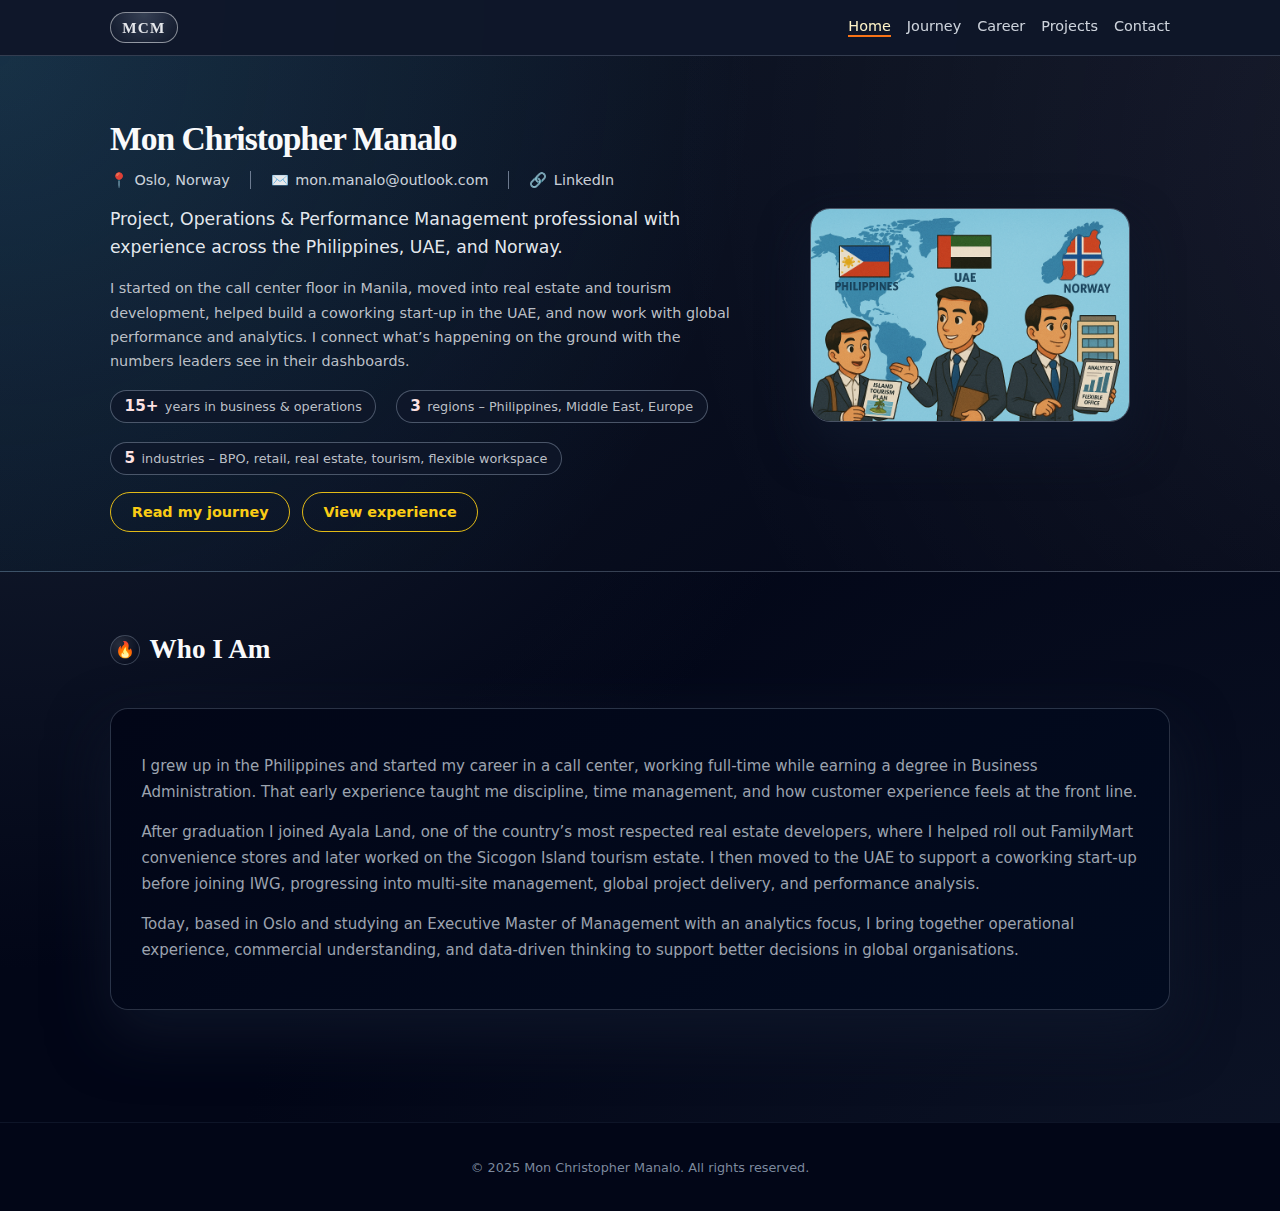
<file: index.html>
<!DOCTYPE html>
<html lang="en">
<head>
  <meta charset="UTF-8" />
  <title>Mon Christopher Manalo – Home</title>
  <meta name="viewport" content="width=device-width, initial-scale=1" />
  <meta name="description" content="The professional story of Mon Christopher Manalo – from call centers in Manila to global performance management." />
  <link rel="stylesheet" href="styles.css" />
</head>
<body>
  <header class="site-header">
    <div class="header-inner">
      <a href="index.html" class="logo">MCM</a>
      <nav class="nav-links">
        <a href="index.html" class="active">Home</a>
        <a href="journey.html">Journey</a>
        <a href="career.html">Career</a>
        <a href="projects.html">Projects</a>
        <a href="contact.html">Contact</a>
      </nav>
    </div>
  </header>

  <section class="hero">
    <div class="hero-inner">
      <div class="hero-layout">
        <!-- LEFT: text -->
        <div class="hero-text">
          <h1 class="hero-title">Mon Christopher Manalo</h1>

          <div class="hero-meta">
            <div class="hero-meta-item">
              <span>📍</span><span>Oslo, Norway</span>
            </div>
            <span class="hero-dot"></span>
            <a class="hero-meta-item" href="mailto:mon.manalo@outlook.com">
              <span>✉️</span><span>mon.manalo@outlook.com</span>
            </a>
            <span class="hero-dot"></span>
            <a
              class="hero-meta-item"
              href="https://www.linkedin.com/in/mon-christopher-manalo-822b68124"
              target="_blank"
              rel="noopener noreferrer"
            >
              <span>🔗</span><span>LinkedIn</span>
            </a>
          </div>

          <p class="hero-tagline">
            Project, Operations &amp; Performance Management professional with experience across the Philippines, UAE, and Norway.
          </p>
          <p class="hero-subtagline">
            I started on the call center floor in Manila, moved into real estate and tourism development, helped build a
            coworking start-up in the UAE, and now work with global performance and analytics. I connect what’s happening
            on the ground with the numbers leaders see in their dashboards.
          </p>

          <!-- Snapshot stats row -->
          <div class="hero-stats">
            <div class="hero-stat">
              <span class="hero-stat-number">15+</span>
              <span class="hero-stat-label">years in business &amp; operations</span>
            </div>
            <div class="hero-stat">
              <span class="hero-stat-number">3</span>
              <span class="hero-stat-label">regions – Philippines, Middle East, Europe</span>
            </div>
            <div class="hero-stat">
              <span class="hero-stat-number">5</span>
              <span class="hero-stat-label">industries – BPO, retail, real estate, tourism, flexible workspace</span>
            </div>
          </div>

          <div class="hero-actions">
            <a href="journey.html" class="btn btn-primary">Read my journey</a>
            <a href="career.html" class="btn btn-outline">View experience</a>
          </div>
        </div>

        <!-- RIGHT: photo -->
        <figure class="hero-photo">
          <img src="consol.png" alt="Illustration of Mon Christopher Manalo across the Philippines, UAE, and Norway" />
        </figure>
      </div>
    </div>
  </section>

  <main class="main">
    <div class="container">
      <section class="section">
        <div class="section-header">
          <div class="section-icon">🔥</div>
          <h2 class="section-title">Who I Am</h2>
        </div>
        <div class="card">
          <p>
            I grew up in the Philippines and started my career in a call center, working full-time while earning a
            degree in Business Administration. That early experience taught me discipline, time management, and how
            customer experience feels at the front line.
          </p>
          <p style="margin-top: 0.8rem;">
            After graduation I joined Ayala Land, one of the country’s most respected real estate developers, where I
            helped roll out FamilyMart convenience stores and later worked on the Sicogon Island tourism estate. I then
            moved to the UAE to support a coworking start-up before joining IWG, progressing into multi-site
            management, global project delivery, and performance analysis.
          </p>
          <p style="margin-top: 0.8rem;">
            Today, based in Oslo and studying an Executive Master of Management with an analytics focus, I bring
            together operational experience, commercial understanding, and data-driven thinking to support better
            decisions in global organisations.
          </p>
        </div>
      </section>
    </div>
  </main>

  <footer class="footer">
    <div class="container">
      <p>© 2025 Mon Christopher Manalo. All rights reserved.</p>
    </div>
  </footer>
</body>
</html>
</file>
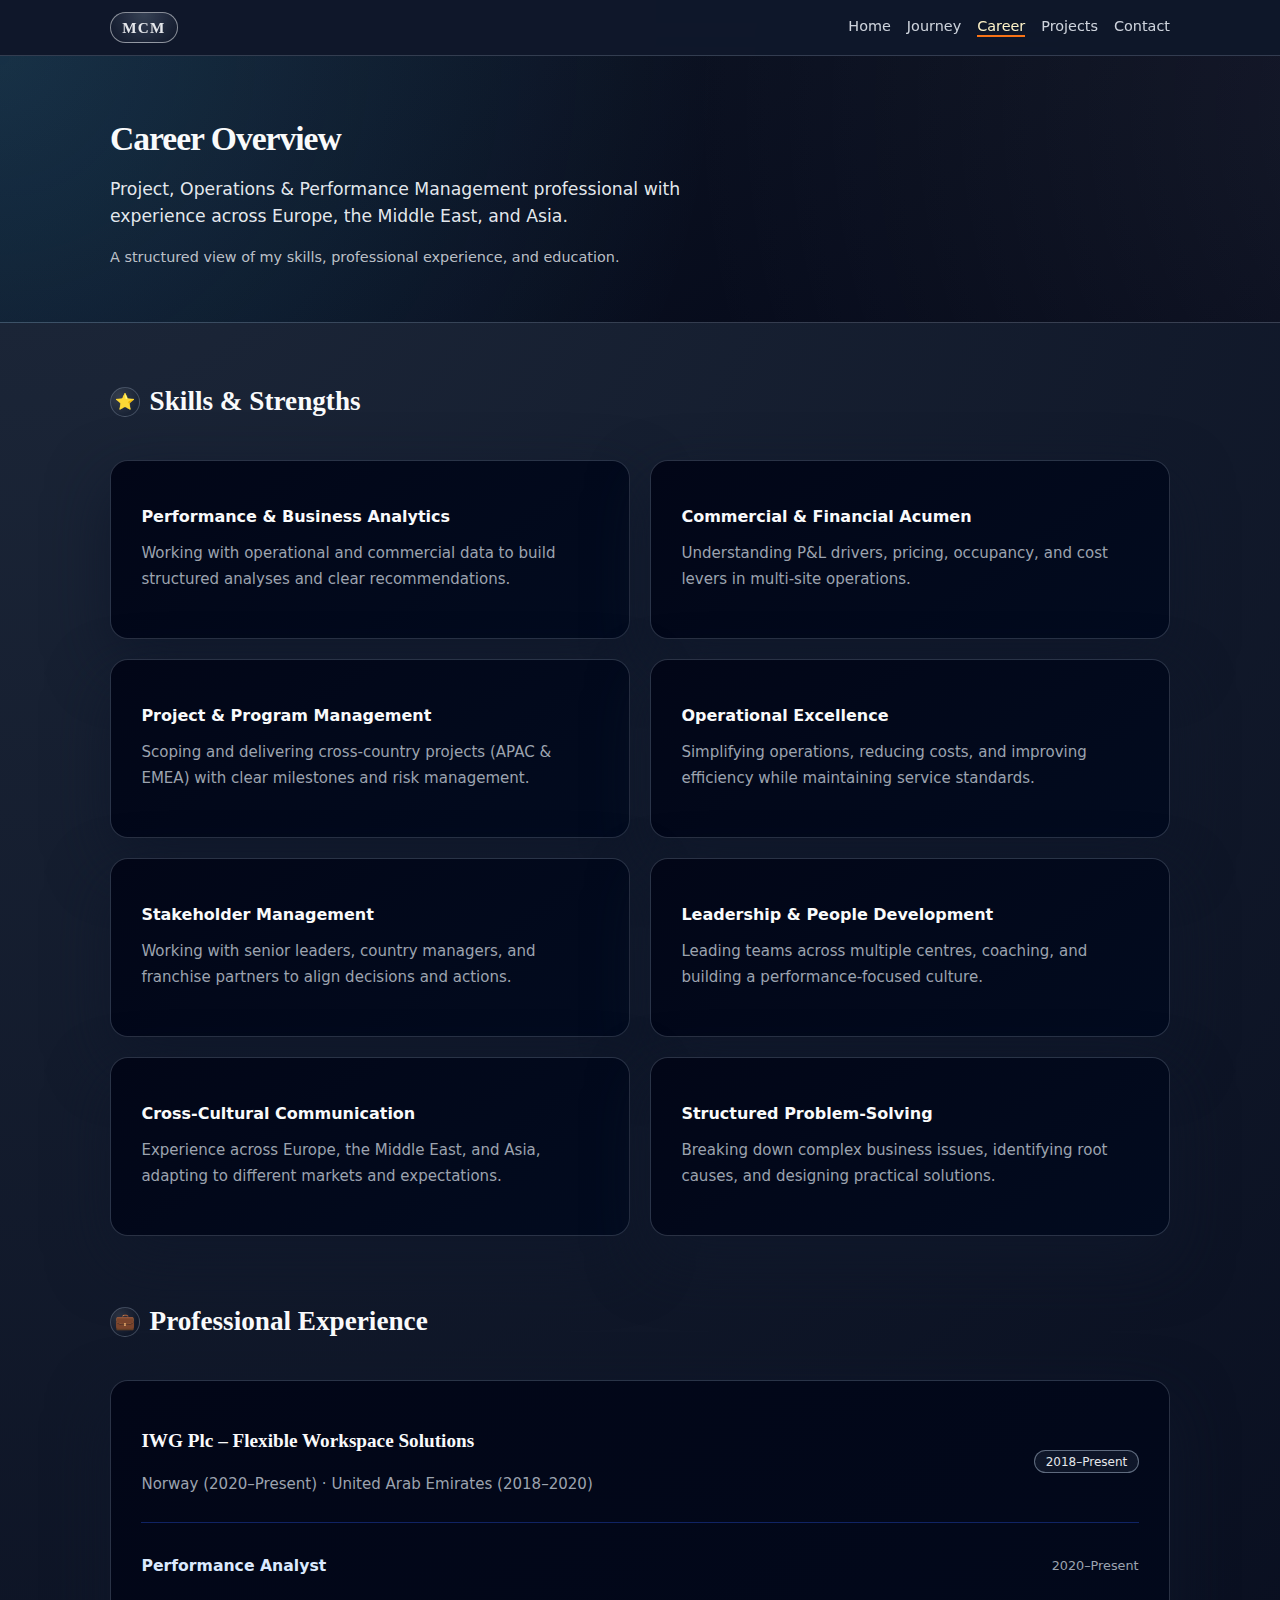
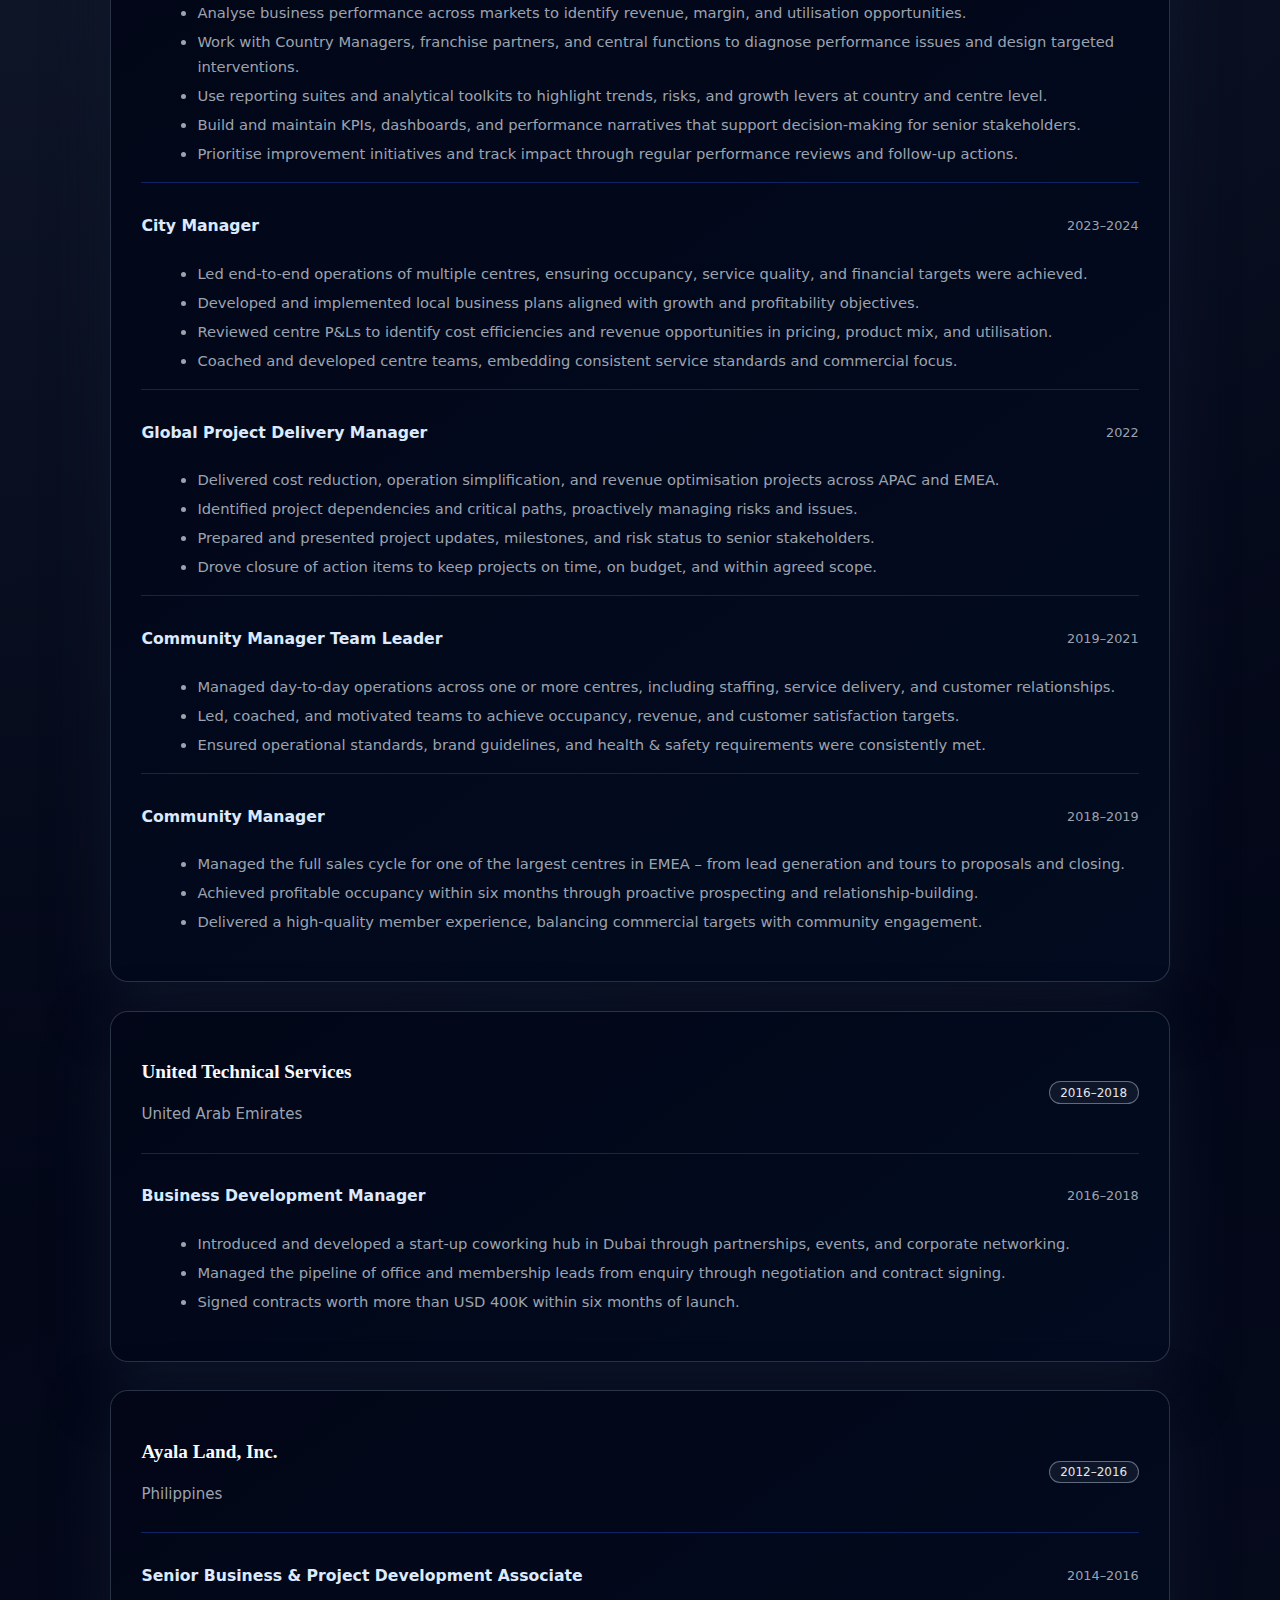
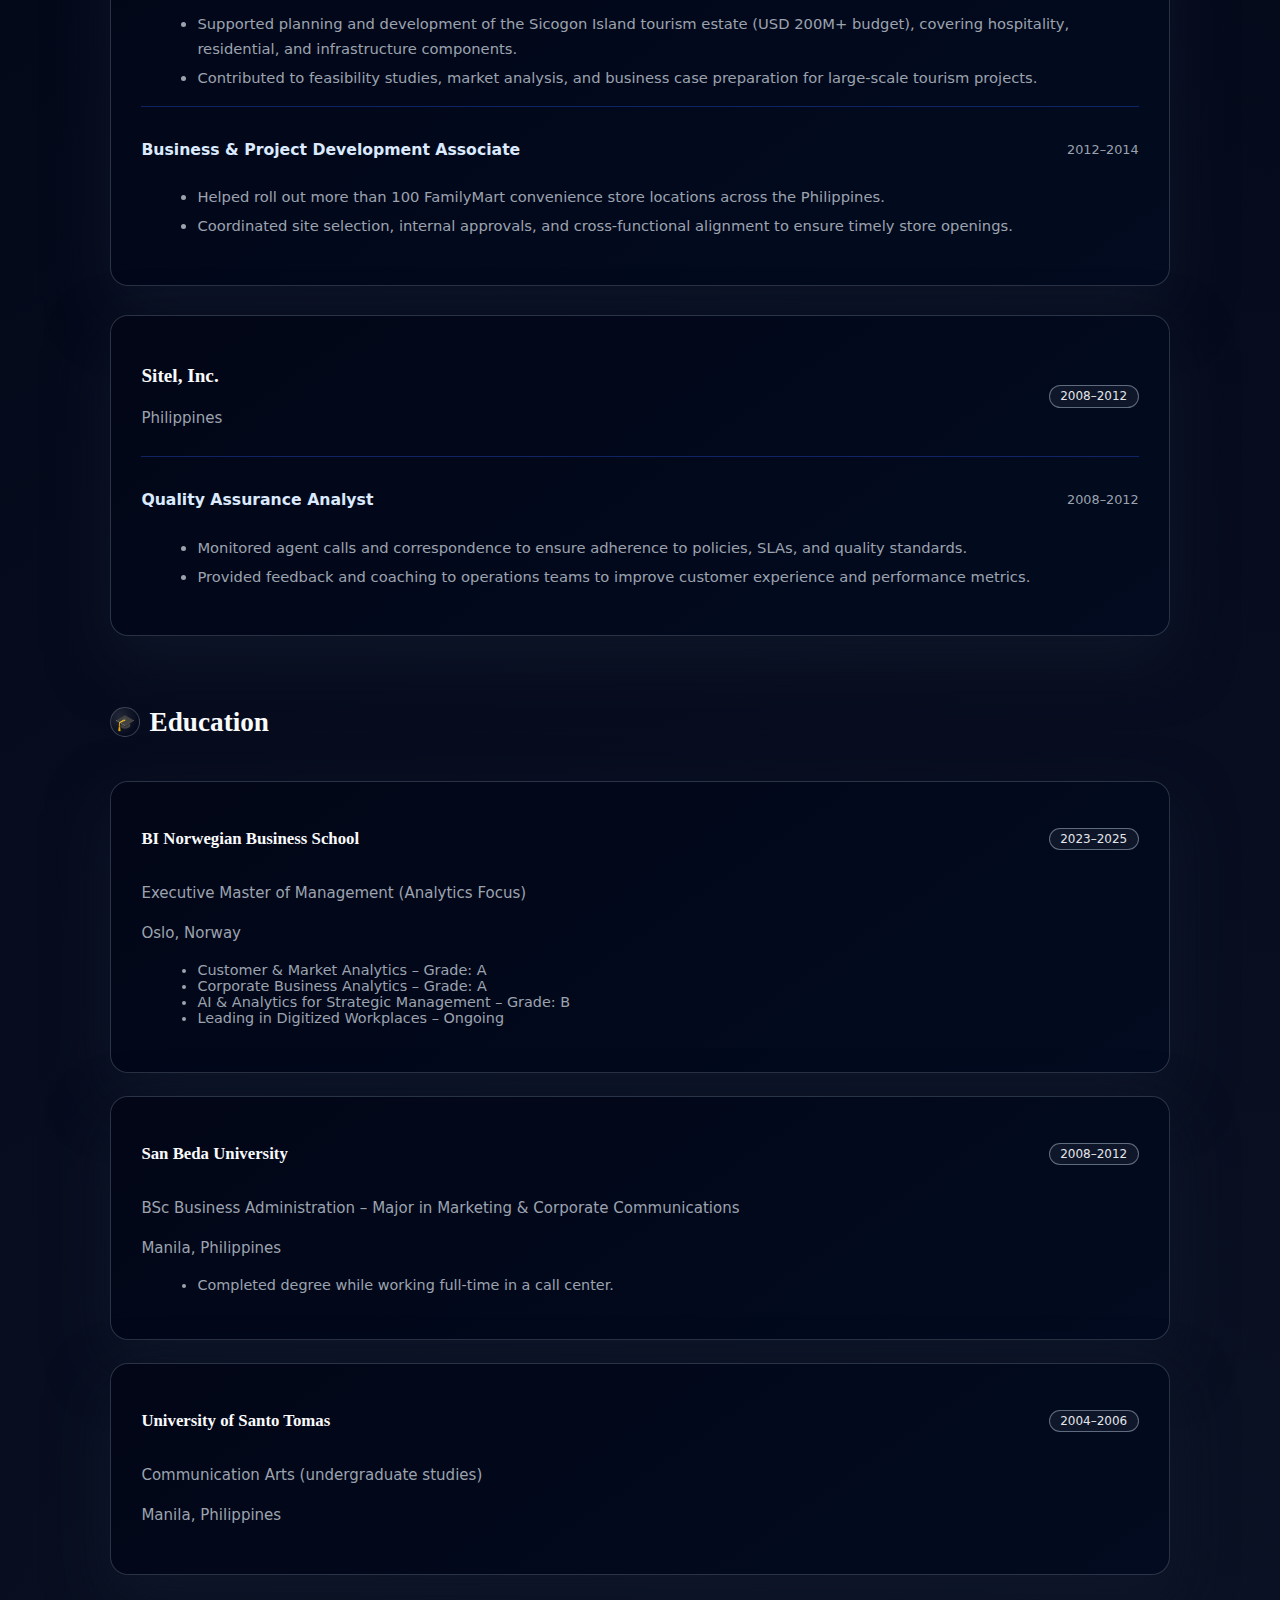
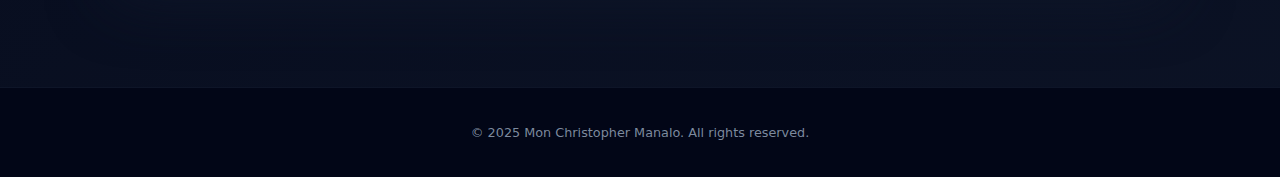
<file: career.html>
<!DOCTYPE html>
<html lang="en">
<head>
  <meta charset="UTF-8" />
  <title>Mon Christopher Manalo – Career</title>
  <meta name="viewport" content="width=device-width, initial-scale=1" />
  <meta name="description" content="Career overview of Mon Christopher Manalo – experience, skills, and education." />
  <link rel="stylesheet" href="styles.css" />
</head>
<body>
  <header class="site-header">
    <div class="header-inner">
      <a href="index.html" class="logo">MCM</a>
      <nav class="nav-links">
        <a href="index.html">Home</a>
        <a href="journey.html">Journey</a>
        <a href="career.html" class="active">Career</a>
        <a href="projects.html">Projects</a>
        <a href="contact.html">Contact</a>
      </nav>
    </div>
  </header>

  <section class="hero">
    <div class="hero-inner">
      <h1 class="hero-title">Career Overview</h1>
      <p class="hero-tagline">
        Project, Operations &amp; Performance Management professional with experience across Europe, the Middle East, and Asia.
      </p>
      <p class="hero-subtagline">
        A structured view of my skills, professional experience, and education.
      </p>
    </div>
  </section>

  <main class="main">
    <div class="container">
      <!-- Skills -->
      <section class="section">
        <div class="section-header">
          <div class="section-icon">⭐</div>
          <h2 class="section-title">Skills &amp; Strengths</h2>
        </div>
        <div class="skills-grid">
          <div class="card">
            <h3 class="skill-title">Performance &amp; Business Analytics</h3>
            <p>Working with operational and commercial data to build structured analyses and clear recommendations.</p>
          </div>
          <div class="card">
            <h3 class="skill-title">Commercial &amp; Financial Acumen</h3>
            <p>Understanding P&amp;L drivers, pricing, occupancy, and cost levers in multi-site operations.</p>
          </div>
          <div class="card">
            <h3 class="skill-title">Project &amp; Program Management</h3>
            <p>Scoping and delivering cross-country projects (APAC &amp; EMEA) with clear milestones and risk management.</p>
          </div>
          <div class="card">
            <h3 class="skill-title">Operational Excellence</h3>
            <p>Simplifying operations, reducing costs, and improving efficiency while maintaining service standards.</p>
          </div>
          <div class="card">
            <h3 class="skill-title">Stakeholder Management</h3>
            <p>Working with senior leaders, country managers, and franchise partners to align decisions and actions.</p>
          </div>
          <div class="card">
            <h3 class="skill-title">Leadership &amp; People Development</h3>
            <p>Leading teams across multiple centres, coaching, and building a performance-focused culture.</p>
          </div>
          <div class="card">
            <h3 class="skill-title">Cross-Cultural Communication</h3>
            <p>Experience across Europe, the Middle East, and Asia, adapting to different markets and expectations.</p>
          </div>
          <div class="card">
            <h3 class="skill-title">Structured Problem-Solving</h3>
            <p>Breaking down complex business issues, identifying root causes, and designing practical solutions.</p>
          </div>
        </div>
      </section>

      <!-- Experience -->
      <section class="section">
        <div class="section-header">
          <div class="section-icon">💼</div>
          <h2 class="section-title">Professional Experience</h2>
        </div>

        <div class="experience-list">
          <!-- IWG -->
          <div class="card">
            <div class="exp-header">
              <div>
                <h3 class="exp-company">IWG Plc – Flexible Workspace Solutions</h3>
                <p class="exp-location">Norway (2020–Present) · United Arab Emirates (2018–2020)</p>
              </div>
              <span class="badge">2018–Present</span>
            </div>

            <!-- Performance Analyst (consolidated) -->
            <div class="role-block">
              <div class="role-header">
                <h4 class="role-title">Performance Analyst</h4>
                <span class="role-period">2020–Present</span>
              </div>
              <ul class="role-list">
                <li>Analyse business performance across markets to identify revenue, margin, and utilisation opportunities.</li>
                <li>Work with Country Managers, franchise partners, and central functions to diagnose performance issues and design targeted interventions.</li>
                <li>Use reporting suites and analytical toolkits to highlight trends, risks, and growth levers at country and centre level.</li>
                <li>Build and maintain KPIs, dashboards, and performance narratives that support decision-making for senior stakeholders.</li>
                <li>Prioritise improvement initiatives and track impact through regular performance reviews and follow-up actions.</li>
              </ul>
            </div>

            <!-- City Manager -->
            <div class="role-block">
              <div class="role-header">
                <h4 class="role-title">City Manager</h4>
                <span class="role-period">2023–2024</span>
              </div>
              <ul class="role-list">
                <li>Led end-to-end operations of multiple centres, ensuring occupancy, service quality, and financial targets were achieved.</li>
                <li>Developed and implemented local business plans aligned with growth and profitability objectives.</li>
                <li>Reviewed centre P&amp;Ls to identify cost efficiencies and revenue opportunities in pricing, product mix, and utilisation.</li>
                <li>Coached and developed centre teams, embedding consistent service standards and commercial focus.</li>
              </ul>
            </div>

            <!-- Global Project Delivery Manager -->
            <div class="role-block">
              <div class="role-header">
                <h4 class="role-title">Global Project Delivery Manager</h4>
                <span class="role-period">2022</span>
              </div>
              <ul class="role-list">
                <li>Delivered cost reduction, operation simplification, and revenue optimisation projects across APAC and EMEA.</li>
                <li>Identified project dependencies and critical paths, proactively managing risks and issues.</li>
                <li>Prepared and presented project updates, milestones, and risk status to senior stakeholders.</li>
                <li>Drove closure of action items to keep projects on time, on budget, and within agreed scope.</li>
              </ul>
            </div>

            <!-- Community Manager Team Leader -->
            <div class="role-block">
              <div class="role-header">
                <h4 class="role-title">Community Manager Team Leader</h4>
                <span class="role-period">2019–2021</span>
              </div>
              <ul class="role-list">
                <li>Managed day-to-day operations across one or more centres, including staffing, service delivery, and customer relationships.</li>
                <li>Led, coached, and motivated teams to achieve occupancy, revenue, and customer satisfaction targets.</li>
                <li>Ensured operational standards, brand guidelines, and health &amp; safety requirements were consistently met.</li>
              </ul>
            </div>

            <!-- Community Manager -->
            <div class="role-block">
              <div class="role-header">
                <h4 class="role-title">Community Manager</h4>
                <span class="role-period">2018–2019</span>
              </div>
              <ul class="role-list">
                <li>Managed the full sales cycle for one of the largest centres in EMEA – from lead generation and tours to proposals and closing.</li>
                <li>Achieved profitable occupancy within six months through proactive prospecting and relationship-building.</li>
                <li>Delivered a high-quality member experience, balancing commercial targets with community engagement.</li>
              </ul>
            </div>
          </div>

          <!-- United Technical Services -->
          <div class="card">
            <div class="exp-header">
              <div>
                <h3 class="exp-company">United Technical Services</h3>
                <p class="exp-location">United Arab Emirates</p>
              </div>
              <span class="badge">2016–2018</span>
            </div>

            <div class="role-block">
              <div class="role-header">
                <h4 class="role-title">Business Development Manager</h4>
                <span class="role-period">2016–2018</span>
              </div>
              <ul class="role-list">
                <li>Introduced and developed a start-up coworking hub in Dubai through partnerships, events, and corporate networking.</li>
                <li>Managed the pipeline of office and membership leads from enquiry through negotiation and contract signing.</li>
                <li>Signed contracts worth more than USD 400K within six months of launch.</li>
              </ul>
            </div>
          </div>

          <!-- Ayala Land -->
          <div class="card">
            <div class="exp-header">
              <div>
                <h3 class="exp-company">Ayala Land, Inc.</h3>
                <p class="exp-location">Philippines</p>
              </div>
              <span class="badge">2012–2016</span>
            </div>

            <div class="role-block">
              <div class="role-header">
                <h4 class="role-title">Senior Business &amp; Project Development Associate</h4>
                <span class="role-period">2014–2016</span>
              </div>
              <ul class="role-list">
                <li>Supported planning and development of the Sicogon Island tourism estate (USD 200M+ budget), covering hospitality, residential, and infrastructure components.</li>
                <li>Contributed to feasibility studies, market analysis, and business case preparation for large-scale tourism projects.</li>
              </ul>
            </div>

            <div class="role-block">
              <div class="role-header">
                <h4 class="role-title">Business &amp; Project Development Associate</h4>
                <span class="role-period">2012–2014</span>
              </div>
              <ul class="role-list">
                <li>Helped roll out more than 100 FamilyMart convenience store locations across the Philippines.</li>
                <li>Coordinated site selection, internal approvals, and cross-functional alignment to ensure timely store openings.</li>
              </ul>
            </div>
          </div>

          <!-- Sitel -->
          <div class="card">
            <div class="exp-header">
              <div>
                <h3 class="exp-company">Sitel, Inc.</h3>
                <p class="exp-location">Philippines</p>
              </div>
              <span class="badge">2008–2012</span>
            </div>

            <div class="role-block">
              <div class="role-header">
                <h4 class="role-title">Quality Assurance Analyst</h4>
                <span class="role-period">2008–2012</span>
              </div>
              <ul class="role-list">
                <li>Monitored agent calls and correspondence to ensure adherence to policies, SLAs, and quality standards.</li>
                <li>Provided feedback and coaching to operations teams to improve customer experience and performance metrics.</li>
              </ul>
            </div>
          </div>
        </div>
      </section>

      <!-- Education -->
      <section class="section">
        <div class="section-header">
          <div class="section-icon">🎓</div>
          <h2 class="section-title">Education</h2>
        </div>
        <div class="education-list">
          <div class="card">
            <div class="edu-header">
              <h3 class="edu-inst">BI Norwegian Business School</h3>
              <span class="badge">2023–2025</span>
            </div>
            <p class="edu-degree">Executive Master of Management (Analytics Focus)</p>
            <p class="edu-location">Oslo, Norway</p>
            <ul class="edu-list">
              <li>Customer &amp; Market Analytics – Grade: A</li>
              <li>Corporate Business Analytics – Grade: A</li>
              <li>AI &amp; Analytics for Strategic Management – Grade: B</li>
              <li>Leading in Digitized Workplaces – Ongoing</li>
            </ul>
          </div>

          <div class="card">
            <div class="edu-header">
              <h3 class="edu-inst">San Beda University</h3>
              <span class="badge">2008–2012</span>
            </div>
            <p class="edu-degree">BSc Business Administration – Major in Marketing &amp; Corporate Communications</p>
            <p class="edu-location">Manila, Philippines</p>
            <ul class="edu-list">
              <li>Completed degree while working full-time in a call center.</li>
            </ul>
          </div>

          <div class="card">
            <div class="edu-header">
              <h3 class="edu-inst">University of Santo Tomas</h3>
              <span class="badge">2004–2006</span>
            </div>
            <p class="edu-degree">Communication Arts (undergraduate studies)</p>
            <p class="edu-location">Manila, Philippines</p>
          </div>
        </div>
      </section>
    </div>
  </main>

  <footer class="footer">
    <div class="container">
      <p>© 2025 Mon Christopher Manalo. All rights reserved.</p>
    </div>
  </footer>
</body>
</html>
</file>
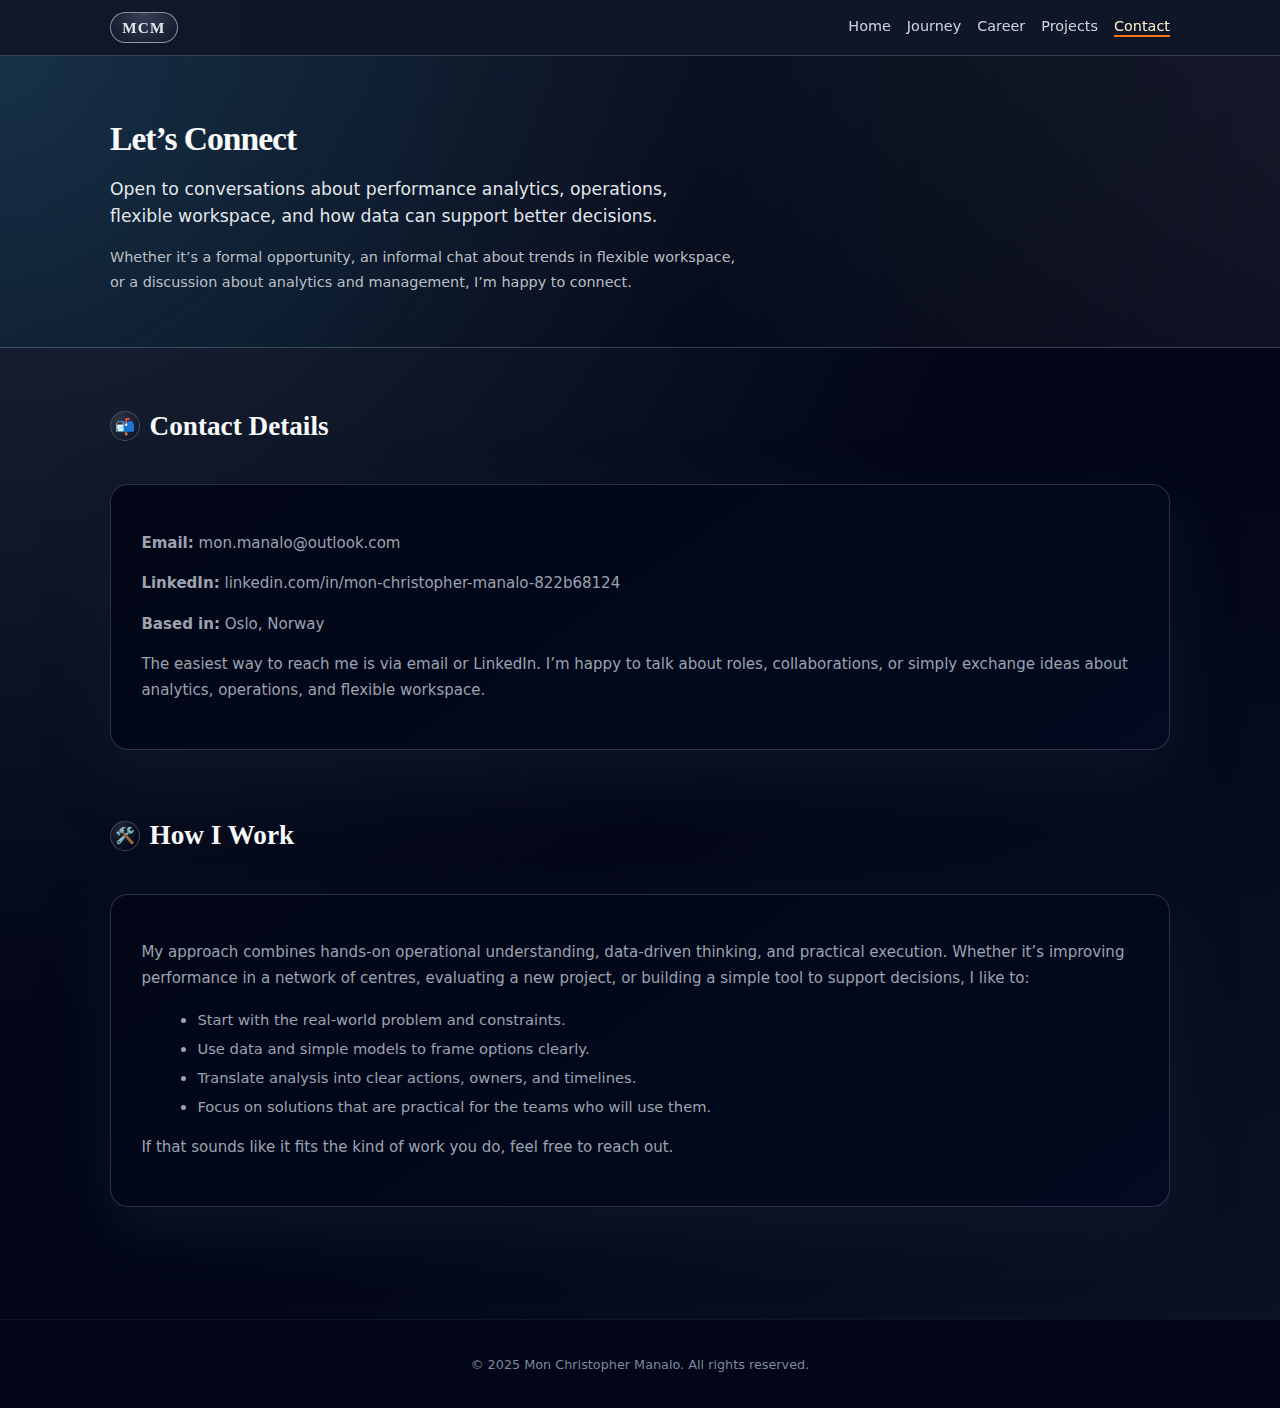
<file: contact.html>
<!DOCTYPE html>
<html lang="en">
<head>
  <meta charset="UTF-8" />
  <title>Mon Christopher Manalo – Contact</title>
  <meta name="viewport" content="width=device-width, initial-scale=1" />
  <meta
    name="description"
    content="Contact details for Mon Christopher Manalo – open to conversations about performance analytics, operations, and flexible workspace."
  />
  <link rel="stylesheet" href="styles.css" />
</head>
<body>
  <header class="site-header">
    <div class="header-inner">
      <a href="index.html" class="logo">MCM</a>
      <nav class="nav-links">
        <a href="index.html">Home</a>
        <a href="journey.html">Journey</a>
        <a href="career.html">Career</a>
        <a href="projects.html">Projects</a>
        <a href="contact.html" class="active">Contact</a>
      </nav>
    </div>
  </header>

  <section class="hero">
    <div class="hero-inner">
      <h1 class="hero-title">Let’s Connect</h1>
      <p class="hero-tagline">
        Open to conversations about performance analytics, operations, flexible workspace, and how data can support better decisions.
      </p>
      <p class="hero-subtagline">
        Whether it’s a formal opportunity, an informal chat about trends in flexible workspace, or a discussion about analytics and management,
        I’m happy to connect.
      </p>
    </div>
  </section>

  <main class="main">
    <div class="container">
      <!-- Contact details -->
      <section class="section">
        <div class="section-header">
          <div class="section-icon">📬</div>
          <h2 class="section-title">Contact Details</h2>
        </div>
        <div class="card">
          <p><strong>Email:</strong> <a href="mailto:mon.manalo@outlook.com">mon.manalo@outlook.com</a></p>
          <p style="margin-top: 0.4rem;">
            <strong>LinkedIn:</strong>
            <a
              href="https://www.linkedin.com/in/mon-christopher-manalo-822b68124"
              target="_blank"
              rel="noopener noreferrer"
            >
              linkedin.com/in/mon-christopher-manalo-822b68124
            </a>
          </p>
          <p style="margin-top: 0.4rem;">
            <strong>Based in:</strong> Oslo, Norway
          </p>
          <p style="margin-top: 0.8rem; color: #9ca3af;">
            The easiest way to reach me is via email or LinkedIn. I’m happy to talk about roles, collaborations,
            or simply exchange ideas about analytics, operations, and flexible workspace.
          </p>
        </div>
      </section>

      <!-- How I work -->
      <section class="section">
        <div class="section-header">
          <div class="section-icon">🛠️</div>
          <h2 class="section-title">How I Work</h2>
        </div>
        <div class="card">
          <p>
            My approach combines hands-on operational understanding, data-driven thinking, and practical execution.
            Whether it’s improving performance in a network of centres, evaluating a new project, or building a simple
            tool to support decisions, I like to:
          </p>
          <ul class="role-list" style="margin-top: 0.8rem;">
            <li>Start with the real-world problem and constraints.</li>
            <li>Use data and simple models to frame options clearly.</li>
            <li>Translate analysis into clear actions, owners, and timelines.</li>
            <li>Focus on solutions that are practical for the teams who will use them.</li>
          </ul>
          <p style="margin-top: 0.8rem; color: #9ca3af;">
            If that sounds like it fits the kind of work you do, feel free to reach out.
          </p>
        </div>
      </section>
    </div>
  </main>

  <footer class="footer">
    <div class="container">
      <p>© 2025 Mon Christopher Manalo. All rights reserved.</p>
    </div>
  </footer>
</body>
</html>
</file>
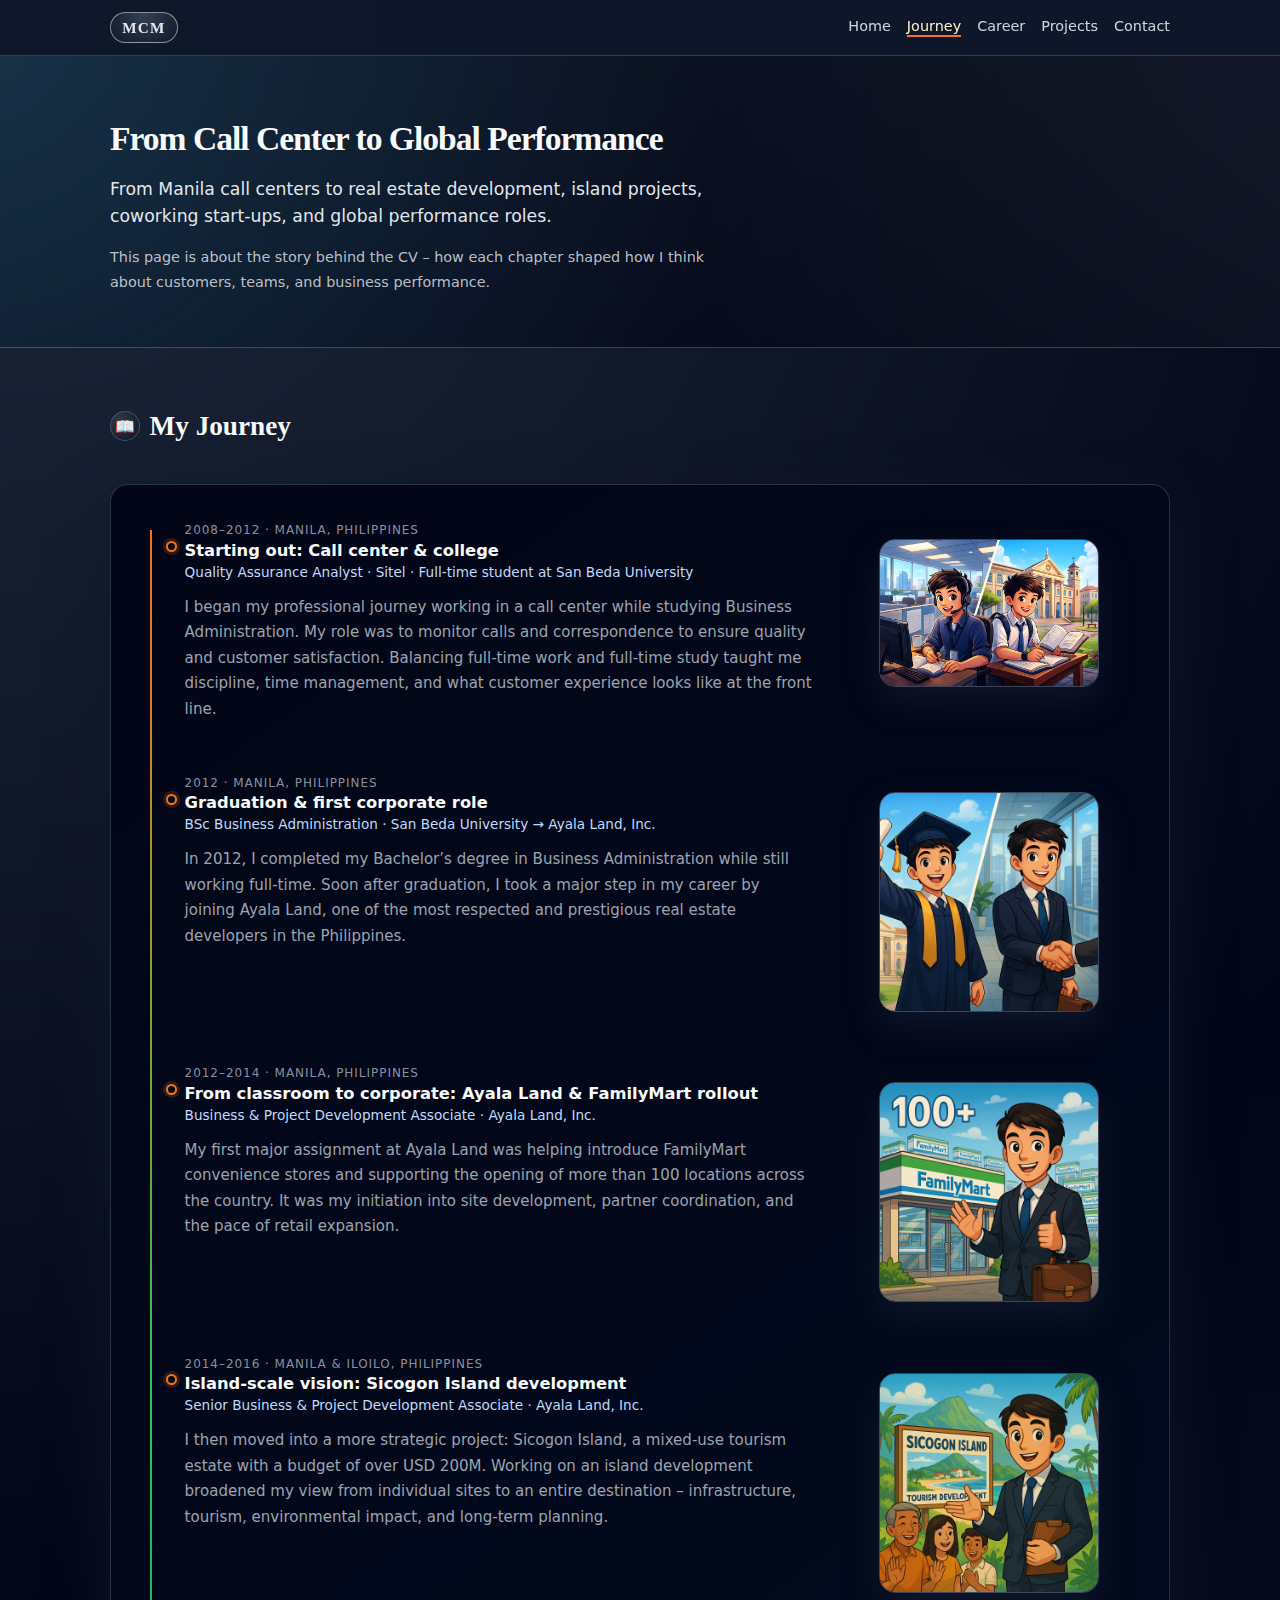
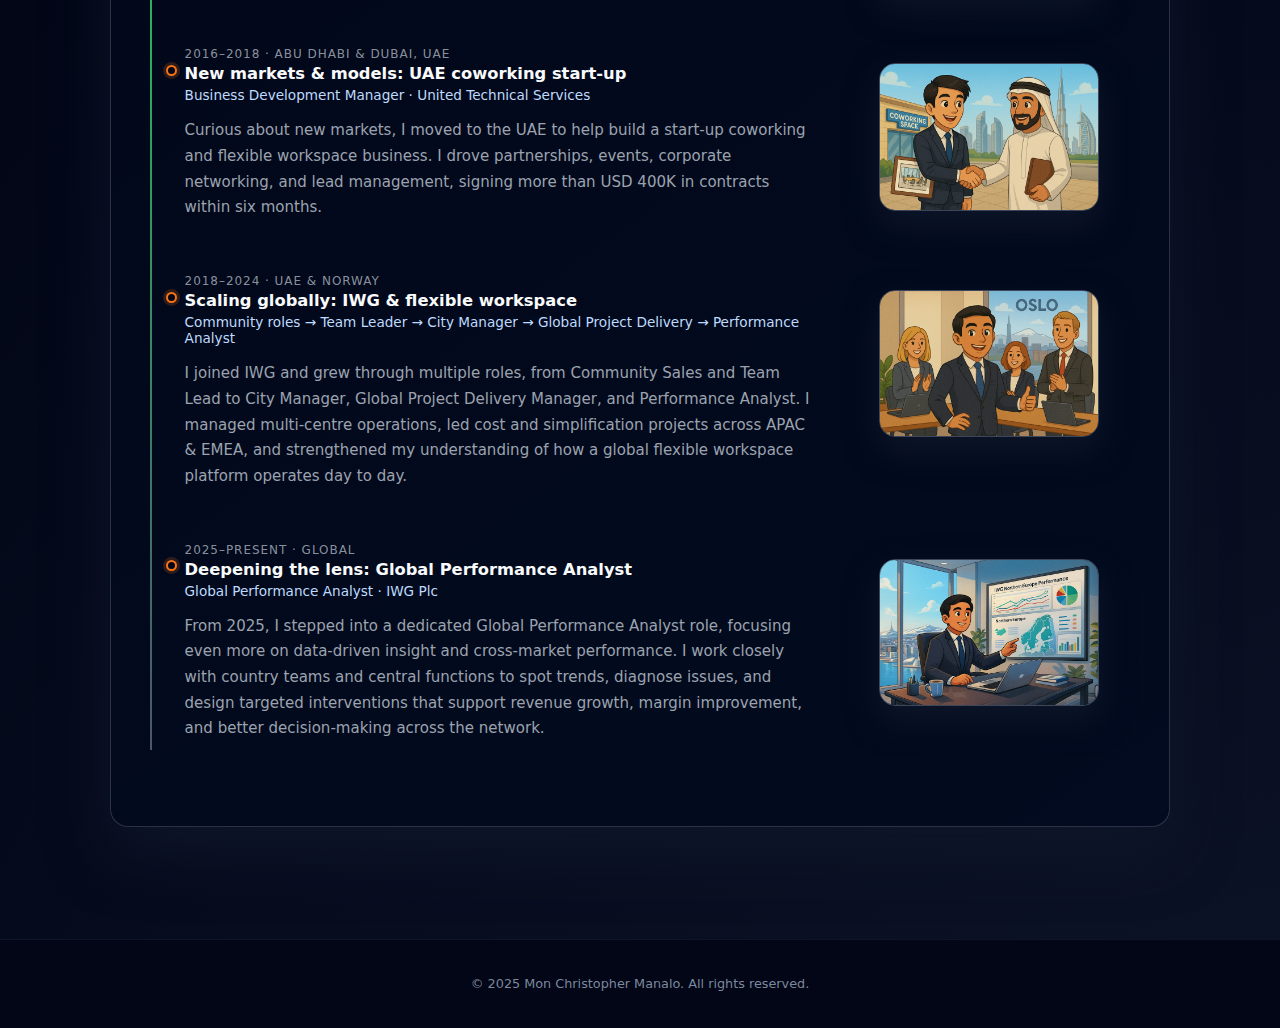
<file: journey.html>
<!DOCTYPE html>
<html lang="en">
<head>
  <meta charset="UTF-8" />
  <title>Mon Christopher Manalo – Journey</title>
  <meta name="viewport" content="width=device-width, initial-scale=1" />
  <meta name="description" content="Career journey of Mon Christopher Manalo – from call centers to Ayala Land, Sicogon Island, UAE coworking, and IWG." />
  <link rel="stylesheet" href="styles.css" />
</head>
<body>
  <header class="site-header">
    <div class="header-inner">
      <a href="index.html" class="logo">MCM</a>
      <nav class="nav-links">
        <a href="index.html">Home</a>
        <a href="journey.html" class="active">Journey</a>
        <a href="career.html">Career</a>
        <a href="projects.html">Projects</a>
        <a href="contact.html">Contact</a>
      </nav>
    </div>
  </header>

  <section class="hero">
    <div class="hero-inner">
      <h1 class="hero-title">From Call Center to Global Performance</h1>
      <p class="hero-tagline">
        From Manila call centers to real estate development, island projects, coworking start-ups, and global performance roles.
      </p>
      <p class="hero-subtagline">
        This page is about the story behind the CV – how each chapter shaped how I think about customers, teams, and business performance.
      </p>
    </div>
  </section>

  <main class="main">
    <div class="container">
      <section class="section">
        <div class="section-header">
          <div class="section-icon">📖</div>
          <h2 class="section-title">My Journey</h2>
        </div>

        <div class="card">
          <div class="timeline">

            <!-- 1: Call center & college -->
            <div class="timeline-item">
              <div class="timeline-marker"></div>
              <div class="timeline-content">
                <div class="timeline-body">
                  <div class="timeline-period">2008–2012 · Manila, Philippines</div>
                  <div class="timeline-title">Starting out: Call center &amp; college</div>
                  <div class="timeline-subtitle">
                    Quality Assurance Analyst · Sitel · Full-time student at San Beda University
                  </div>
                  <p class="timeline-text">
                    I began my professional journey working in a call center while studying Business Administration.
                    My role was to monitor calls and correspondence to ensure quality and customer satisfaction.
                    Balancing full-time work and full-time study taught me discipline, time management, and what
                    customer experience looks like at the front line.
                  </p>
                </div>
                <figure class="timeline-image">
                  <img
                    src="https://monchristophermanalo-gif.github.io/mcmwebsite/working_student.png"
                    alt="Working student in a call center and at university"
                  />
                </figure>
              </div>
            </div>

            <!-- 2: Graduation & first role -->
            <div class="timeline-item">
              <div class="timeline-marker"></div>
              <div class="timeline-content">
                <div class="timeline-body">
                  <div class="timeline-period">2012 · Manila, Philippines</div>
                  <div class="timeline-title">Graduation &amp; first corporate role</div>
                  <div class="timeline-subtitle">
                    BSc Business Administration · San Beda University → Ayala Land, Inc.
                  </div>
                  <p class="timeline-text">
                    In 2012, I completed my Bachelor’s degree in Business Administration while still working full-time.
                    Soon after graduation, I took a major step in my career by joining Ayala Land, one of the most
                    respected and prestigious real estate developers in the Philippines.
                  </p>
                </div>
                <figure class="timeline-image">
                  <img
                    src="https://monchristophermanalo-gif.github.io/mcmwebsite/grad.png"
                    alt="Graduation and first corporate role illustration"
                  />
                </figure>
              </div>
            </div>

            <!-- 3: FamilyMart rollout -->
            <div class="timeline-item">
              <div class="timeline-marker"></div>
              <div class="timeline-content">
                <div class="timeline-body">
                  <div class="timeline-period">2012–2014 · Manila, Philippines</div>
                  <div class="timeline-title">From classroom to corporate: Ayala Land &amp; FamilyMart rollout</div>
                  <div class="timeline-subtitle">
                    Business &amp; Project Development Associate · Ayala Land, Inc.
                  </div>
                  <p class="timeline-text">
                    My first major assignment at Ayala Land was helping introduce FamilyMart convenience stores and
                    supporting the opening of more than 100 locations across the country. It was my initiation into site
                    development, partner coordination, and the pace of retail expansion.
                  </p>
                </div>
                <figure class="timeline-image">
                  <img
                    src="https://monchristophermanalo-gif.github.io/mcmwebsite/familymart.png"
                    alt="FamilyMart convenience store illustration"
                  />
                </figure>
              </div>
            </div>

            <!-- 4: Sicogon Island -->
            <div class="timeline-item">
              <div class="timeline-marker"></div>
              <div class="timeline-content">
                <div class="timeline-body">
                  <div class="timeline-period">2014–2016 · Manila &amp; Iloilo, Philippines</div>
                  <div class="timeline-title">Island-scale vision: Sicogon Island development</div>
                  <div class="timeline-subtitle">
                    Senior Business &amp; Project Development Associate · Ayala Land, Inc.
                  </div>
                  <p class="timeline-text">
                    I then moved into a more strategic project: Sicogon Island, a mixed-use tourism estate with a budget
                    of over USD 200M. Working on an island development broadened my view from individual sites to an entire
                    destination – infrastructure, tourism, environmental impact, and long-term planning.
                  </p>
                </div>
                <figure class="timeline-image">
                  <img
                    src="https://monchristophermanalo-gif.github.io/mcmwebsite/sicogonis.png"
                    alt="Island tourism development illustration"
                  />
                </figure>
              </div>
            </div>

            <!-- 5: UAE coworking start-up -->
            <div class="timeline-item">
              <div class="timeline-marker"></div>
              <div class="timeline-content">
                <div class="timeline-body">
                  <div class="timeline-period">2016–2018 · Abu Dhabi &amp; Dubai, UAE</div>
                  <div class="timeline-title">New markets &amp; models: UAE coworking start-up</div>
                  <div class="timeline-subtitle">
                    Business Development Manager · United Technical Services
                  </div>
                  <p class="timeline-text">
                    Curious about new markets, I moved to the UAE to help build a start-up coworking and flexible workspace
                    business. I drove partnerships, events, corporate networking, and lead management, signing more than
                    USD 400K in contracts within six months.
                  </p>
                </div>
                <figure class="timeline-image">
                  <img
                    src="https://monchristophermanalo-gif.github.io/mcmwebsite/startup_dubai.png"
                    alt="Coworking start-up in Dubai"
                  />
                </figure>
              </div>
            </div>

            <!-- 6: IWG multi-role -->
            <div class="timeline-item">
              <div class="timeline-marker"></div>
              <div class="timeline-content">
                <div class="timeline-body">
                  <div class="timeline-period">2018–2024 · UAE &amp; Norway</div>
                  <div class="timeline-title">Scaling globally: IWG &amp; flexible workspace</div>
                  <div class="timeline-subtitle">
                    Community roles → Team Leader → City Manager → Global Project Delivery → Performance Analyst
                  </div>
                  <p class="timeline-text">
                    I joined IWG and grew through multiple roles, from Community Sales and Team Lead to City Manager,
                    Global Project Delivery Manager, and Performance Analyst. I managed multi-centre operations, led cost
                    and simplification projects across APAC &amp; EMEA, and strengthened my understanding of how a global
                    flexible workspace platform operates day to day.
                  </p>
                </div>
                <figure class="timeline-image">
                  <img
                    src="https://monchristophermanalo-gif.github.io/mcmwebsite/Oslo_leader.png"
                    alt="Leading teams in a flexible workspace environment"
                  />
                </figure>
              </div>
            </div>

            <!-- 7: Global Performance Analyst -->
            <div class="timeline-item">
              <div class="timeline-marker"></div>
              <div class="timeline-content">
                <div class="timeline-body">
                  <div class="timeline-period">2025–Present · Global</div>
                  <div class="timeline-title">Deepening the lens: Global Performance Analyst</div>
                  <div class="timeline-subtitle">
                    Global Performance Analyst · IWG Plc
                  </div>
                  <p class="timeline-text">
                    From 2025, I stepped into a dedicated Global Performance Analyst role, focusing even more on
                    data-driven insight and cross-market performance. I work closely with country teams and central
                    functions to spot trends, diagnose issues, and design targeted interventions that support revenue
                    growth, margin improvement, and better decision-making across the network.
                  </p>
                </div>
                <figure class="timeline-image">
                  <img
                    src="https://monchristophermanalo-gif.github.io/mcmwebsite/NE_Analytics.png"
                    alt="Analytics and performance illustration"
                  />
                </figure>
              </div>
            </div>

          </div>
        </div>
      </section>
    </div>
  </main>

  <footer class="footer">
    <div class="container">
      <p>© 2025 Mon Christopher Manalo. All rights reserved.</p>
    </div>
  </footer>
</body>
</html>
</file>
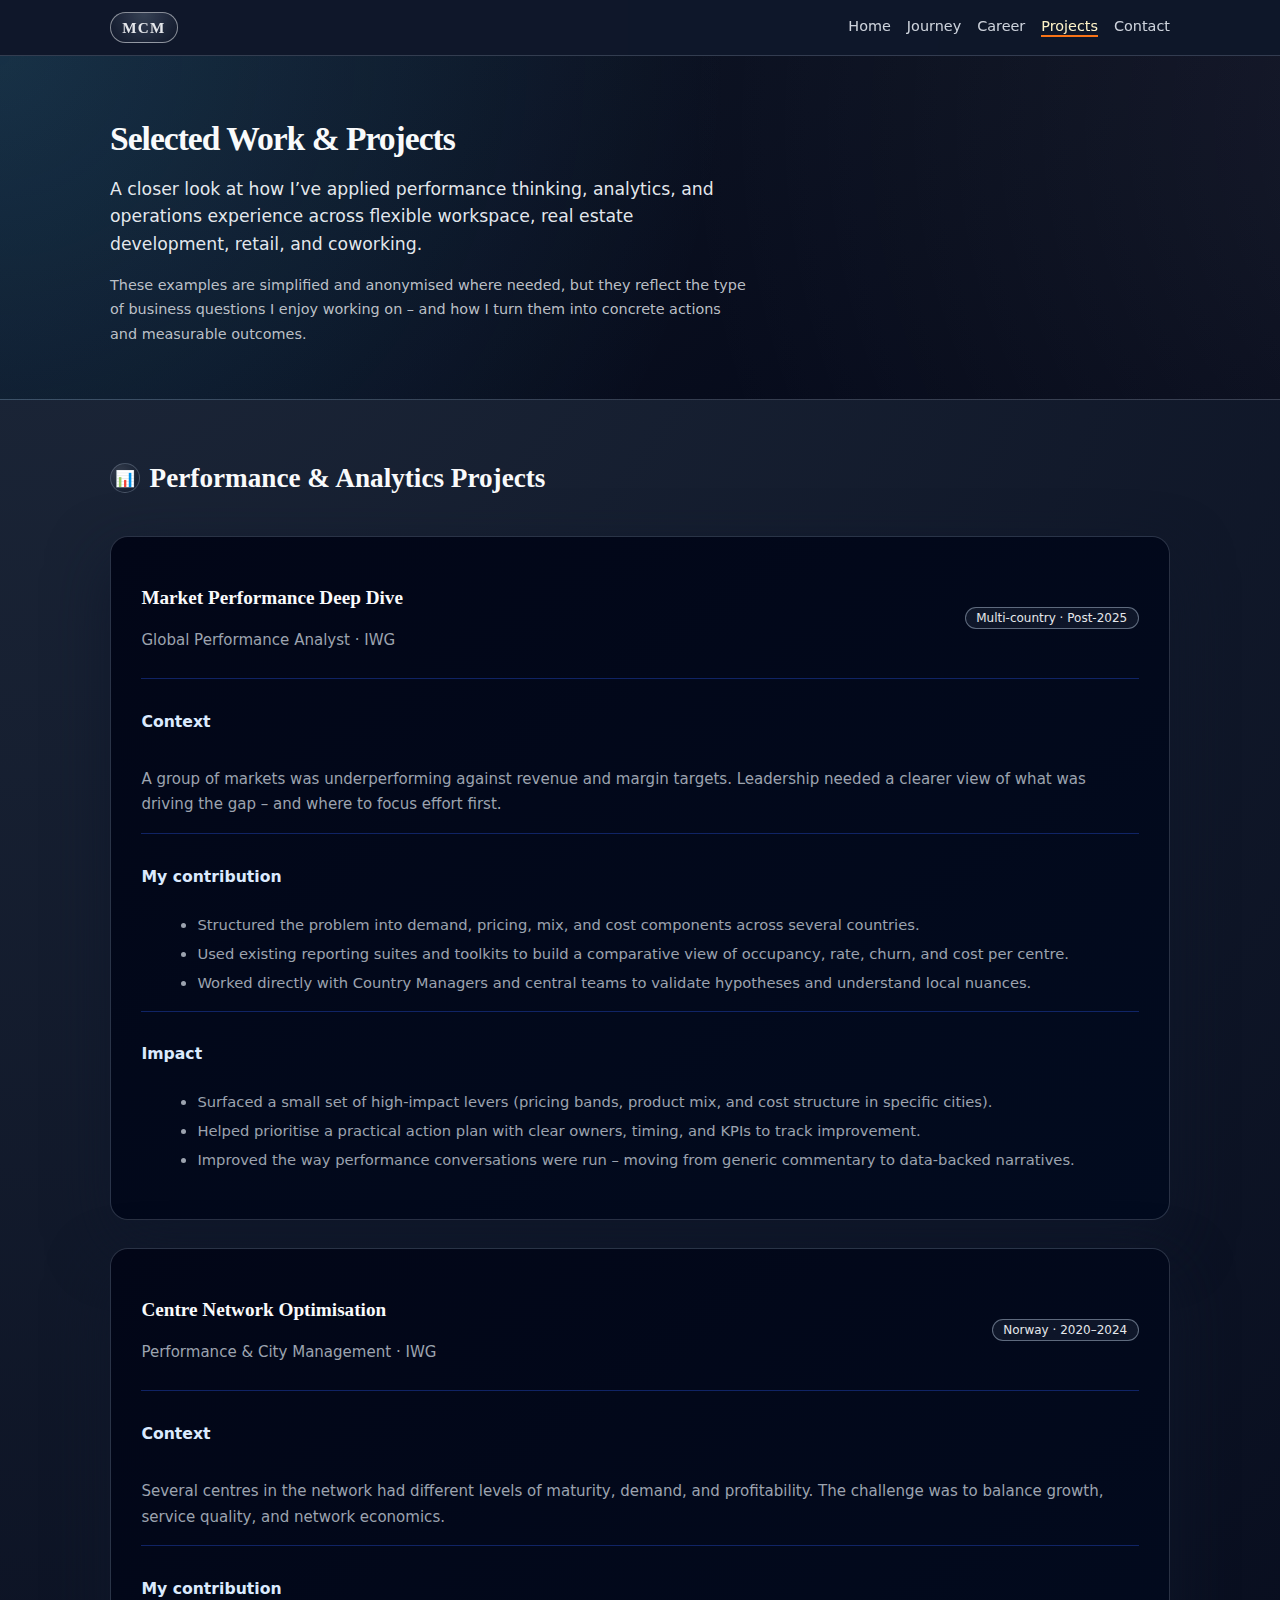
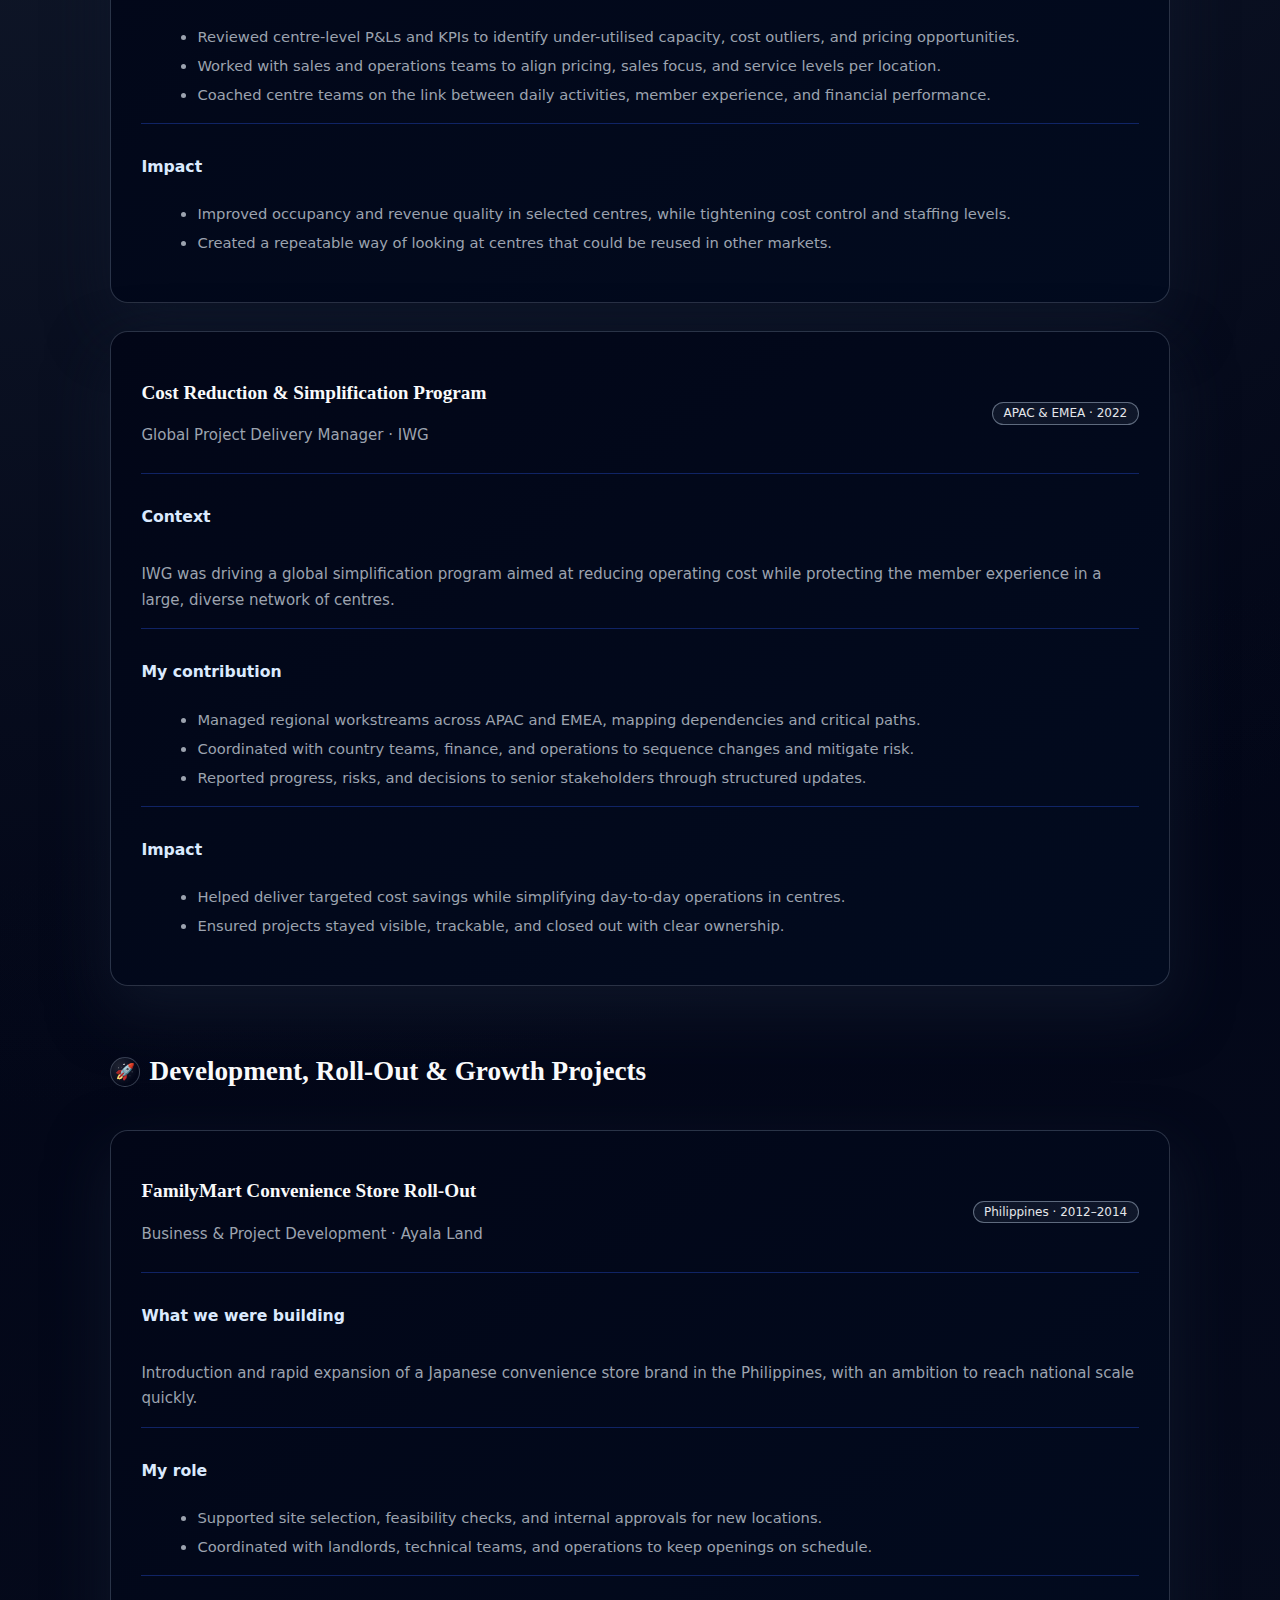
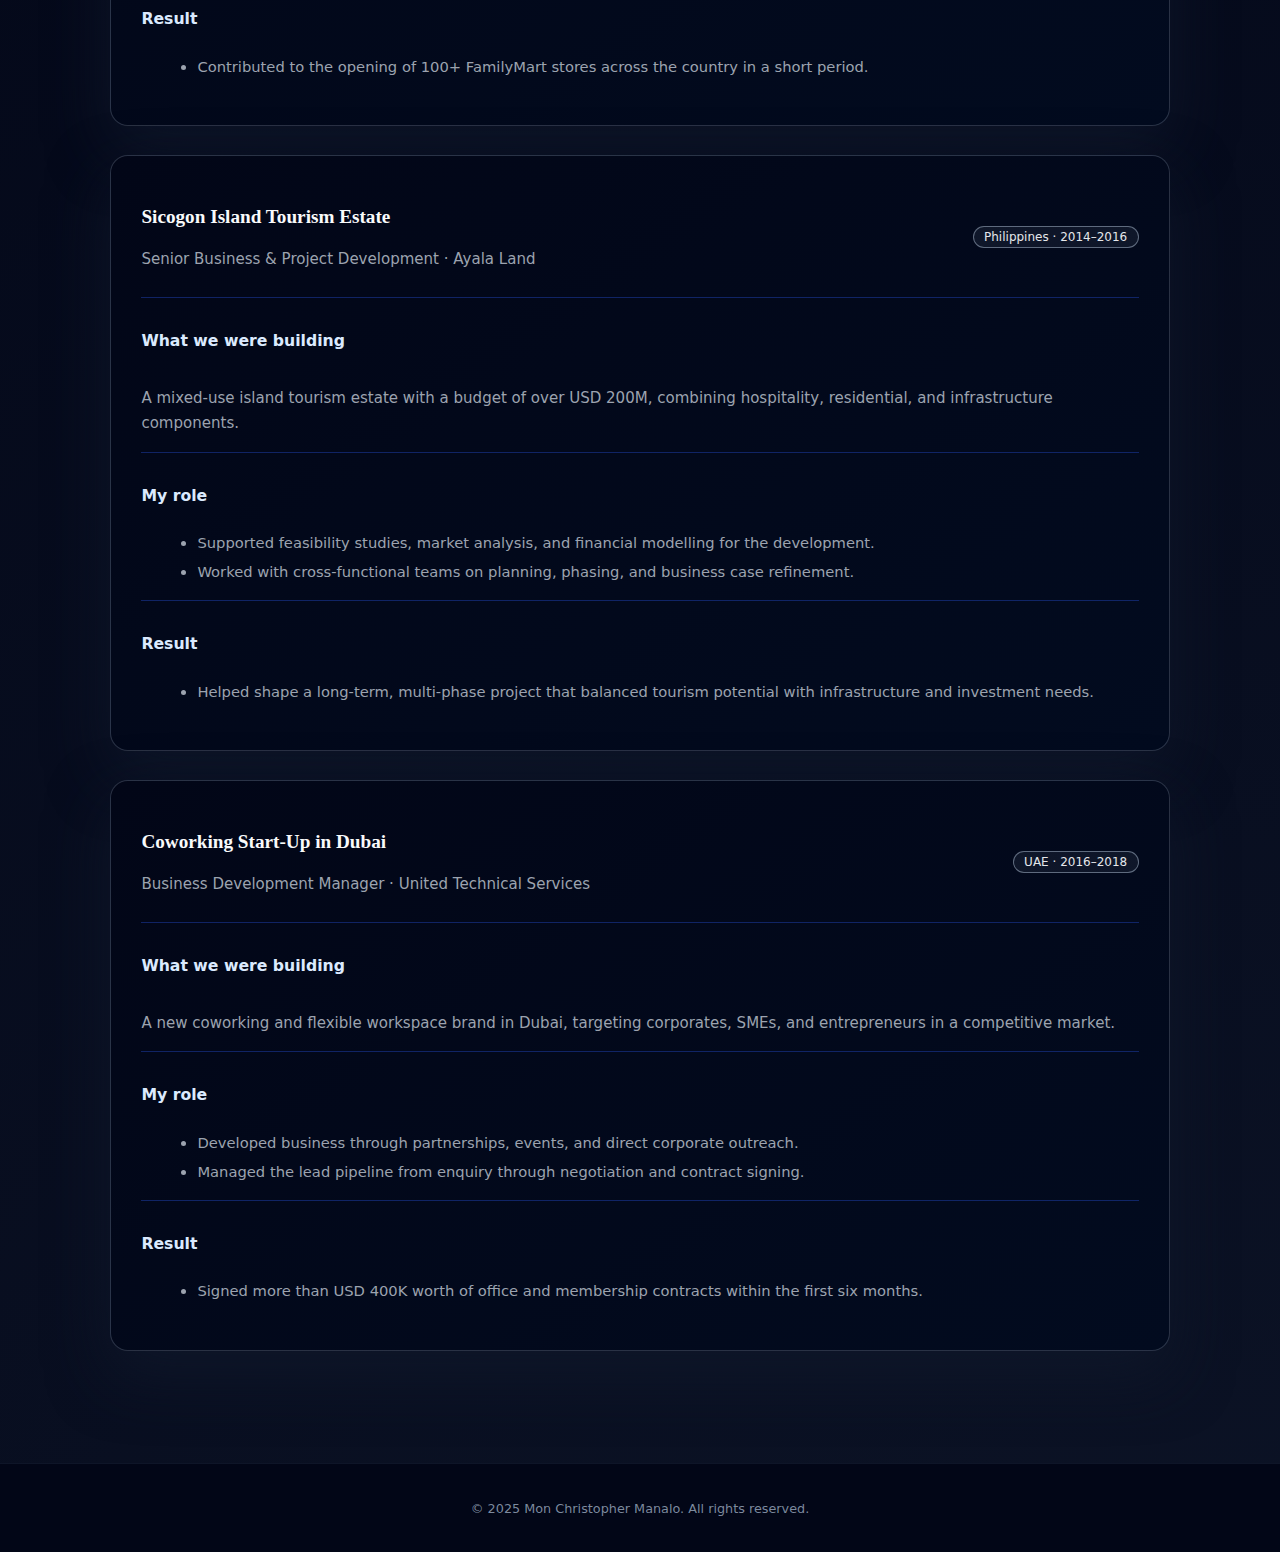
<file: projects.html>
<!DOCTYPE html>
<html lang="en">
<head>
  <meta charset="UTF-8" />
  <title>Mon Christopher Manalo – Projects</title>
  <meta name="viewport" content="width=device-width, initial-scale=1" />
  <meta
    name="description"
    content="Selected projects and impact highlights from Mon Christopher Manalo – performance, analytics, operations and development work."
  />
  <link rel="stylesheet" href="styles.css" />
</head>
<body>
  <!-- Header -->
  <header class="site-header">
    <div class="header-inner">
      <a href="index.html" class="logo">MCM</a>
      <nav class="nav-links">
        <a href="index.html">Home</a>
        <a href="journey.html">Journey</a>
        <a href="career.html">Career</a>
        <a href="projects.html" class="active">Projects</a>
        <a href="contact.html">Contact</a>
      </nav>
    </div>
  </header>

  <!-- Hero -->
  <section class="hero">
    <div class="hero-inner">
      <h1 class="hero-title">Selected Work &amp; Projects</h1>
      <p class="hero-tagline">
        A closer look at how I’ve applied performance thinking, analytics, and operations experience
        across flexible workspace, real estate development, retail, and coworking.
      </p>
      <p class="hero-subtagline">
        These examples are simplified and anonymised where needed, but they reflect the type of business
        questions I enjoy working on – and how I turn them into concrete actions and measurable outcomes.
      </p>
    </div>
  </section>

  <main class="main">
    <div class="container">

      <!-- Performance & Analytics Projects -->
      <section class="section">
        <div class="section-header">
          <div class="section-icon">📊</div>
          <h2 class="section-title">Performance &amp; Analytics Projects</h2>
        </div>

        <div class="experience-list">
          <!-- Project 1 -->
          <div class="card">
            <div class="exp-header">
              <div>
                <h3 class="exp-company">Market Performance Deep Dive</h3>
                <p class="exp-location">Global Performance Analyst · IWG</p>
              </div>
              <span class="badge">Multi-country · Post-2025</span>
            </div>
            <div class="role-block">
              <div class="role-header">
                <h4 class="role-title">Context</h4>
              </div>
              <p class="timeline-text">
                A group of markets was underperforming against revenue and margin targets. Leadership needed
                a clearer view of what was driving the gap – and where to focus effort first.
              </p>
            </div>
            <div class="role-block">
              <div class="role-header">
                <h4 class="role-title">My contribution</h4>
              </div>
              <ul class="role-list">
                <li>Structured the problem into demand, pricing, mix, and cost components across several countries.</li>
                <li>Used existing reporting suites and toolkits to build a comparative view of occupancy, rate, churn, and cost per centre.</li>
                <li>Worked directly with Country Managers and central teams to validate hypotheses and understand local nuances.</li>
              </ul>
            </div>
            <div class="role-block">
              <div class="role-header">
                <h4 class="role-title">Impact</h4>
              </div>
              <ul class="role-list">
                <li>Surfaced a small set of high-impact levers (pricing bands, product mix, and cost structure in specific cities).</li>
                <li>Helped prioritise a practical action plan with clear owners, timing, and KPIs to track improvement.</li>
                <li>Improved the way performance conversations were run – moving from generic commentary to data-backed narratives.</li>
              </ul>
            </div>
          </div>

          <!-- Project 2 -->
          <div class="card">
            <div class="exp-header">
              <div>
                <h3 class="exp-company">Centre Network Optimisation</h3>
                <p class="exp-location">Performance &amp; City Management · IWG</p>
              </div>
              <span class="badge">Norway · 2020–2024</span>
            </div>
            <div class="role-block">
              <div class="role-header">
                <h4 class="role-title">Context</h4>
              </div>
              <p class="timeline-text">
                Several centres in the network had different levels of maturity, demand, and profitability. The
                challenge was to balance growth, service quality, and network economics.
              </p>
            </div>
            <div class="role-block">
              <div class="role-header">
                <h4 class="role-title">My contribution</h4>
              </div>
              <ul class="role-list">
                <li>Reviewed centre-level P&amp;Ls and KPIs to identify under-utilised capacity, cost outliers, and pricing opportunities.</li>
                <li>Worked with sales and operations teams to align pricing, sales focus, and service levels per location.</li>
                <li>Coached centre teams on the link between daily activities, member experience, and financial performance.</li>
              </ul>
            </div>
            <div class="role-block">
              <div class="role-header">
                <h4 class="role-title">Impact</h4>
              </div>
              <ul class="role-list">
                <li>Improved occupancy and revenue quality in selected centres, while tightening cost control and staffing levels.</li>
                <li>Created a repeatable way of looking at centres that could be reused in other markets.</li>
              </ul>
            </div>
          </div>

          <!-- Project 3 -->
          <div class="card">
            <div class="exp-header">
              <div>
                <h3 class="exp-company">Cost Reduction &amp; Simplification Program</h3>
                <p class="exp-location">Global Project Delivery Manager · IWG</p>
              </div>
              <span class="badge">APAC &amp; EMEA · 2022</span>
            </div>
            <div class="role-block">
              <div class="role-header">
                <h4 class="role-title">Context</h4>
              </div>
              <p class="timeline-text">
                IWG was driving a global simplification program aimed at reducing operating cost while protecting
                the member experience in a large, diverse network of centres.
              </p>
            </div>
            <div class="role-block">
              <div class="role-header">
                <h4 class="role-title">My contribution</h4>
              </div>
              <ul class="role-list">
                <li>Managed regional workstreams across APAC and EMEA, mapping dependencies and critical paths.</li>
                <li>Coordinated with country teams, finance, and operations to sequence changes and mitigate risk.</li>
                <li>Reported progress, risks, and decisions to senior stakeholders through structured updates.</li>
              </ul>
            </div>
            <div class="role-block">
              <div class="role-header">
                <h4 class="role-title">Impact</h4>
              </div>
              <ul class="role-list">
                <li>Helped deliver targeted cost savings while simplifying day-to-day operations in centres.</li>
                <li>Ensured projects stayed visible, trackable, and closed out with clear ownership.</li>
              </ul>
            </div>
          </div>
        </div>
      </section>

      <!-- Development & Growth Projects -->
      <section class="section">
        <div class="section-header">
          <div class="section-icon">🚀</div>
          <h2 class="section-title">Development, Roll-Out &amp; Growth Projects</h2>
        </div>

        <div class="experience-list">
          <!-- Project 4 -->
          <div class="card">
            <div class="exp-header">
              <div>
                <h3 class="exp-company">FamilyMart Convenience Store Roll-Out</h3>
                <p class="exp-location">Business &amp; Project Development · Ayala Land</p>
              </div>
              <span class="badge">Philippines · 2012–2014</span>
            </div>
            <div class="role-block">
              <div class="role-header">
                <h4 class="role-title">What we were building</h4>
              </div>
              <p class="timeline-text">
                Introduction and rapid expansion of a Japanese convenience store brand in the Philippines,
                with an ambition to reach national scale quickly.
              </p>
            </div>
            <div class="role-block">
              <div class="role-header">
                <h4 class="role-title">My role</h4>
              </div>
              <ul class="role-list">
                <li>Supported site selection, feasibility checks, and internal approvals for new locations.</li>
                <li>Coordinated with landlords, technical teams, and operations to keep openings on schedule.</li>
              </ul>
            </div>
            <div class="role-block">
              <div class="role-header">
                <h4 class="role-title">Result</h4>
              </div>
              <ul class="role-list">
                <li>Contributed to the opening of 100+ FamilyMart stores across the country in a short period.</li>
              </ul>
            </div>
          </div>

          <!-- Project 5 -->
          <div class="card">
            <div class="exp-header">
              <div>
                <h3 class="exp-company">Sicogon Island Tourism Estate</h3>
                <p class="exp-location">Senior Business &amp; Project Development · Ayala Land</p>
              </div>
              <span class="badge">Philippines · 2014–2016</span>
            </div>
            <div class="role-block">
              <div class="role-header">
                <h4 class="role-title">What we were building</h4>
              </div>
              <p class="timeline-text">
                A mixed-use island tourism estate with a budget of over USD 200M, combining hospitality,
                residential, and infrastructure components.
              </p>
            </div>
            <div class="role-block">
              <div class="role-header">
                <h4 class="role-title">My role</h4>
              </div>
              <ul class="role-list">
                <li>Supported feasibility studies, market analysis, and financial modelling for the development.</li>
                <li>Worked with cross-functional teams on planning, phasing, and business case refinement.</li>
              </ul>
            </div>
            <div class="role-block">
              <div class="role-header">
                <h4 class="role-title">Result</h4>
              </div>
              <ul class="role-list">
                <li>Helped shape a long-term, multi-phase project that balanced tourism potential with infrastructure and investment needs.</li>
              </ul>
            </div>
          </div>

          <!-- Project 6 -->
          <div class="card">
            <div class="exp-header">
              <div>
                <h3 class="exp-company">Coworking Start-Up in Dubai</h3>
                <p class="exp-location">Business Development Manager · United Technical Services</p>
              </div>
              <span class="badge">UAE · 2016–2018</span>
            </div>
            <div class="role-block">
              <div class="role-header">
                <h4 class="role-title">What we were building</h4>
              </div>
              <p class="timeline-text">
                A new coworking and flexible workspace brand in Dubai, targeting corporates, SMEs, and
                entrepreneurs in a competitive market.
              </p>
            </div>
            <div class="role-block">
              <div class="role-header">
                <h4 class="role-title">My role</h4>
              </div>
              <ul class="role-list">
                <li>Developed business through partnerships, events, and direct corporate outreach.</li>
                <li>Managed the lead pipeline from enquiry through negotiation and contract signing.</li>
              </ul>
            </div>
            <div class="role-block">
              <div class="role-header">
                <h4 class="role-title">Result</h4>
              </div>
              <ul class="role-list">
                <li>Signed more than USD 400K worth of office and membership contracts within the first six months.</li>
              </ul>
            </div>
          </div>
        </div>
      </section>

    </div>
  </main>

  <!-- Footer -->
  <footer class="footer">
    <div class="container">
      <p>© 2025 Mon Christopher Manalo. All rights reserved.</p>
    </div>
  </footer>
</body>
</html>
</file>
<file: styles.css>
/* ========== Base ========== */

:root {
  /* Palette */
  --bg-page: #020617;
  --bg-hero-top: #111827;
  --bg-hero-bottom: #020617;
  --bg-card-from: #020617;
  --bg-card-to: #020b1f;
  --border-subtle: #1f2937;

  --accent: #f97316;           /* warm orange */
  --accent-soft: rgba(249, 115, 22, 0.18);
  --accent-alt: #22c55e;       /* soft teal accent */

  --text-main: #e5e7eb;
  --text-muted: #9ca3af;
  --text-heading: #f9fafb;

  --shadow-soft: 0 24px 60px rgba(15, 23, 42, 0.85);
  --radius-card: 18px;
  --radius-pill: 999px;

  --font-sans: system-ui, -apple-system, BlinkMacSystemFont, "Segoe UI", sans-serif;
  --font-serif: "Georgia", "Times New Roman", serif;
}

*,
*::before,
*::after {
  box-sizing: border-box;
}

html,
body {
  margin: 0;
  padding: 0;
}

body {
  min-height: 100vh;
  font-family: var(--font-sans);
  /* Layered gradient background */
  background:
    radial-gradient(circle at top left, #1e293b 0, transparent 55%),
    radial-gradient(circle at 110% 120%, #0f172a 0, transparent 60%),
    linear-gradient(145deg, #020617 0, #020617 35%, #020617 100%);
  color: var(--text-main);
  -webkit-font-smoothing: antialiased;
}

a {
  color: inherit;
  text-decoration: none;
}

img {
  max-width: 100%;
  display: block;
}

/* ========== Layout ========== */

.container {
  max-width: 1100px;
  margin: 0 auto;
  padding: 0 1.25rem;
}

.main {
  padding: 2.5rem 0 4rem;
}

.section {
  margin-bottom: 3rem;
}

.section-header {
  display: flex;
  align-items: center;
  gap: 0.6rem;
  margin-bottom: 1.25rem;
}

.section-icon {
  width: 30px;
  height: 30px;
  border-radius: 999px;
  background: radial-gradient(circle at 30% 30%, rgba(250, 250, 250, 0.12), transparent 70%);
  display: inline-flex;
  align-items: center;
  justify-content: center;
  font-size: 1rem;
  border: 1px solid rgba(148, 163, 184, 0.35);
  color: #fed7aa;
}

.section-title {
  font-family: var(--font-serif);
  font-size: 1.7rem;
  font-weight: 700;
  color: var(--text-heading);
}

/* ========== Header / Nav ========== */

.site-header {
  background: rgba(15, 23, 42, 0.96);
  border-bottom: 1px solid rgba(148, 163, 184, 0.28);
  position: sticky;
  top: 0;
  z-index: 20;
  backdrop-filter: blur(14px);
}

.header-inner {
  display: flex;
  align-items: center;
  justify-content: space-between;
  padding: 0.75rem 1.25rem;
  max-width: 1100px;
  margin: 0 auto;
}

.logo {
  font-family: var(--font-serif);
  font-weight: 700;
  letter-spacing: 0.08em;
  font-size: 0.95rem;
  text-transform: uppercase;
  padding: 0.35rem 0.7rem;
  border-radius: var(--radius-pill);
  border: 1px solid rgba(248, 250, 252, 0.5);
  background: radial-gradient(circle at top, rgba(148, 163, 184, 0.3), rgba(15, 23, 42, 0.9));
}

.nav-links {
  display: flex;
  gap: 1rem;
  font-size: 0.9rem;
}

.nav-links a {
  color: rgba(226, 232, 240, 0.9);
  padding-bottom: 0.1rem;
  border-bottom: 2px solid transparent;
  transition:
    border-color 0.18s ease,
    color 0.18s ease;
}

.nav-links a:hover,
.nav-links a.active {
  color: #fef3c7;
  border-color: var(--accent);
}

/* ========== Hero ========== */

.hero {
  background:
    radial-gradient(circle at top left, rgba(56, 189, 248, 0.15), transparent 55%),
    radial-gradient(circle at 120% 20%, rgba(248, 250, 252, 0.08), transparent 55%),
    linear-gradient(145deg, var(--bg-hero-top), var(--bg-hero-bottom));
  color: var(--text-heading);
  padding: 2.6rem 0 2.4rem;
  border-bottom: 1px solid rgba(148, 163, 184, 0.3);
}

.hero-inner {
  max-width: 1100px;
  margin: 0 auto;
  padding: 0 1.25rem;
}

/* hero layout with larger photo */

.hero-layout {
  display: flex;
  flex-wrap: wrap;
  gap: 2.1rem;
  align-items: center;
}

.hero-text {
  flex: 1 1 380px;
  min-width: 0;
}

.hero-photo {
  flex: 0 0 320px;
  max-width: 340px;
}

.hero-photo img {
  border-radius: 20px;
  border: 1px solid rgba(148, 163, 184, 0.45);
  box-shadow: 0 22px 48px rgba(15, 23, 42, 0.95);
}

/* stack on small screens */
@media (max-width: 768px) {
  .hero-layout {
    flex-direction: column-reverse;
    align-items: flex-start;
  }

  .hero-photo {
    max-width: 320px;
  }
}

.hero-title {
  font-family: var(--font-serif);
  font-weight: 700;
  font-size: 2.1rem;
  letter-spacing: -0.03em;
  margin-bottom: 0.8rem;
}

.hero-meta {
  display: flex;
  flex-wrap: wrap;
  gap: 0.6rem 1.25rem;
  font-size: 0.9rem;
  color: rgba(226, 232, 240, 0.9);
  margin-bottom: 0.95rem;
}

.hero-meta-item {
  display: flex;
  align-items: center;
  gap: 0.4rem;
}

.hero-dot {
  width: 1px;
  height: 18px;
  background: rgba(148, 163, 184, 0.7);
}

.hero-tagline {
  font-size: 1.08rem;
  max-width: 38rem;
  line-height: 1.6;
  color: rgba(241, 245, 249, 0.96);
  margin-bottom: 0.45rem;
}

.hero-subtagline {
  font-size: 0.9rem;
  max-width: 40rem;
  line-height: 1.7;
  color: rgba(209, 213, 219, 0.9);
}

/* hero snapshot stats */

.hero-stats {
  display: flex;
  flex-wrap: wrap;
  gap: 1.2rem;
  margin-top: 1rem;
  margin-bottom: 0.4rem;
}

.hero-stat {
  padding: 0.4rem 0.85rem;
  border-radius: 999px;
  background: rgba(15, 23, 42, 0.75);
  border: 1px solid rgba(148, 163, 184, 0.45);
  display: inline-flex;
  flex-wrap: wrap;
  align-items: baseline;
  gap: 0.4rem;
}

.hero-stat-number {
  font-weight: 700;
  font-size: 0.95rem;
  color: #fee2e2;
}

.hero-stat-label {
  font-size: 0.8rem;
  color: rgba(209, 213, 219, 0.9);
}

.hero-actions {
  margin-top: 1.1rem;
  display: flex;
  flex-wrap: wrap;
  gap: 0.7rem;
}

/* ========== Card ========== */

.card {
  background: radial-gradient(circle at top left, rgba(15, 23, 42, 0.9), rgba(15, 23, 42, 0.96));
  background-image: linear-gradient(145deg, var(--bg-card-from), var(--bg-card-to));
  border-radius: var(--radius-card);
  border: 1px solid rgba(148, 163, 184, 0.28);
  box-shadow: var(--shadow-soft);
  padding: 1.6rem 1.5rem;
  transition:
    transform 0.18s ease,
    box-shadow 0.18s ease,
    border-color 0.18s ease,
    background 0.18s ease;
}

.card:hover {
  transform: translateY(-3px);
  box-shadow: 0 28px 70px rgba(15, 23, 42, 0.95);
  border-color: rgba(251, 191, 36, 0.65);
  background-image: linear-gradient(145deg, #020617, #020c24);
}

@media (min-width: 768px) {
  .card {
    padding: 1.9rem 1.9rem;
  }
}

.card p {
  font-size: 0.94rem;
  line-height: 1.7;
  color: var(--text-muted);
}

/* ========== Buttons ========== */

.btn {
  display: inline-flex;
  align-items: center;
  justify-content: center;
  gap: 0.4rem;
  padding: 0.65rem 1.3rem;
  border-radius: var(--radius-pill);
  font-size: 0.9rem;
  font-weight: 600;
  cursor: pointer;
  border: none;
  text-decoration: none;
  line-height: 1;
  min-height: 2.5rem;
  transition:
    background 0.15s ease,
    color 0.15s ease,
    box-shadow 0.15s ease,
    transform 0.15s ease,
    border-color 0.15s ease;
}

/* make both button types look the same: gold outline with gold fill on hover */
.btn-primary,
.btn-outline {
  background: transparent;
  border: 1px solid rgba(250, 204, 21, 0.9);   /* gold border */
  color: #facc15;                              /* gold text */
}

.btn-primary:hover,
.btn-outline:hover {
  background: radial-gradient(circle at 20% 0%, #facc15, #f97316);
  color: #111827;
  transform: translateY(-1px);
  box-shadow: 0 10px 24px rgba(15, 23, 42, 0.9);
}

/* ========== Timeline (Journey page) ========== */

.timeline {
  position: relative;
  padding-left: 1.6rem;
  margin-top: 0.5rem;
}

.timeline::before {
  content: "";
  position: absolute;
  left: 0.55rem;
  top: 0.4rem;
  bottom: 0.4rem;
  width: 2px;
  background: linear-gradient(
    to bottom,
    var(--accent),
    var(--accent-alt),
    rgba(148, 163, 184, 0.5)
  );
}

.timeline-item {
  position: relative;
  margin-bottom: 2.4rem;
  padding-left: 1.1rem;
}

.timeline-marker {
  position: absolute;
  left: -0.05rem;
  top: 1.1rem;
  width: 11px;
  height: 11px;
  border-radius: 999px;
  background: #020617;
  border: 2px solid var(--accent);
  box-shadow: 0 0 0 3px var(--accent-soft);
}

.timeline-content {
  display: flex;
  gap: 1.5rem;
  align-items: flex-start;
  flex-wrap: wrap;
}

.timeline-body {
  flex: 1 1 320px;
  min-width: 0;
}

.timeline-period {
  font-size: 0.75rem;
  text-transform: uppercase;
  letter-spacing: 0.08em;
  color: rgba(156, 163, 175, 0.9);
  margin-bottom: 0.2rem;
}

.timeline-title {
  font-size: 1.02rem;
  font-weight: 600;
  color: var(--text-heading);
  margin-bottom: 0.25rem;
}

.timeline-subtitle {
  font-size: 0.85rem;
  color: #bfdbfe;
  margin-bottom: 0.35rem;
}

.timeline-text {
  font-size: 0.92rem;
  color: var(--text-muted);
  line-height: 1.7;
}

.timeline-image {
  flex: 0 0 220px;
  max-width: 230px;
}

.timeline-image img {
  border-radius: 16px;
  border: 1px solid rgba(148, 163, 184, 0.4);
  box-shadow: 0 14px 32px rgba(15, 23, 42, 0.9);
}

/* Stack nicely on small screens */
@media (max-width: 768px) {
  .timeline-content {
    flex-direction: column;
  }

  .timeline-image {
    max-width: 260px;
    margin-top: 0.6rem;
  }
}

/* ========== Grids (Skills, Experience, Contact) ========== */

.skills-grid {
  display: grid;
  gap: 1.25rem;
}

@media (min-width: 768px) {
  .skills-grid {
    grid-template-columns: repeat(2, minmax(0, 1fr));
  }
}

.skill-title {
  font-size: 1rem;
  font-weight: 600;
  color: var(--text-heading);
  margin-bottom: 0.35rem;
}

.experience-list {
  display: flex;
  flex-direction: column;
  gap: 1.8rem;
}

.exp-header {
  display: flex;
  flex-direction: column;
  gap: 0.25rem;
  margin-bottom: 0.6rem;
}

@media (min-width: 768px) {
  .exp-header {
    flex-direction: row;
    justify-content: space-between;
    align-items: center;
  }
}

.exp-company {
  font-family: var(--font-serif);
  font-size: 1.2rem;
  font-weight: 600;
  color: var(--text-heading);
}

.exp-location {
  font-size: 0.85rem;
  color: var(--text-muted);
}

.badge {
  display: inline-flex;
  align-items: center;
  padding: 0.2rem 0.65rem;
  border-radius: var(--radius-pill);
  font-size: 0.75rem;
  font-weight: 500;
  border: 1px solid rgba(148, 163, 184, 0.6);
  background: radial-gradient(circle at top, rgba(15, 23, 42, 0.9), rgba(15, 23, 42, 1));
  color: #e5e7eb;
  white-space: nowrap;
}

.role-block {
  border-top: 1px solid rgba(30, 64, 175, 0.5);
  padding-top: 0.75rem;
  margin-top: 0.4rem;
}

.role-header {
  display: flex;
  flex-direction: column;
  gap: 0.25rem;
  margin-bottom: 0.3rem;
}

@media (min-width: 768px) {
  .role-header {
    flex-direction: row;
    justify-content: space-between;
    align-items: center;
  }
}

.role-title {
  font-size: 0.98rem;
  font-weight: 600;
  color: #dbeafe;
}

.role-period {
  font-size: 0.8rem;
  color: var(--text-muted);
}

.role-list {
  margin-left: 1rem;
  margin-top: 0.25rem;
}

.role-list li {
  font-size: 0.92rem;
  line-height: 1.7;
  color: var(--text-muted);
  margin-bottom: 0.25rem;
}

/* Education */

.education-list {
  display: flex;
  flex-direction: column;
  gap: 1.4rem;
}

.edu-header {
  display: flex;
  flex-direction: column;
  gap: 0.25rem;
  margin-bottom: 0.3rem;
}

@media (min-width: 768px) {
  .edu-header {
    flex-direction: row;
    justify-content: space-between;
    align-items: center;
  }
}

.edu-inst {
  font-family: var(--font-serif);
  font-size: 1.05rem;
  font-weight: 600;
  color: var(--text-heading);
}

.edu-degree {
  font-size: 0.95rem;
  font-weight: 500;
  color: #bfdbfe;
}

.edu-location {
  font-size: 0.85rem;
  color: var(--text-muted);
}

.edu-list {
  margin-left: 1rem;
  margin-top: 0.25rem;
}

.edu-list li {
  font-size: 0.9rem;
  color: var(--text-muted);
}

/* Contact grid */

.contact-grid {
  display: grid;
  gap: 1.5rem;
}

@media (min-width: 768px) {
  .contact-grid {
    grid-template-columns: 3fr 2fr;
  }
}

/* ========== Footer ========== */

.footer {
  background: #020617;
  border-top: 1px solid rgba(15, 23, 42, 0.9);
  padding: 1.5rem 1.25rem;
  text-align: center;
  font-size: 0.8rem;
  color: rgba(148, 163, 184, 0.85);
}
</file>
